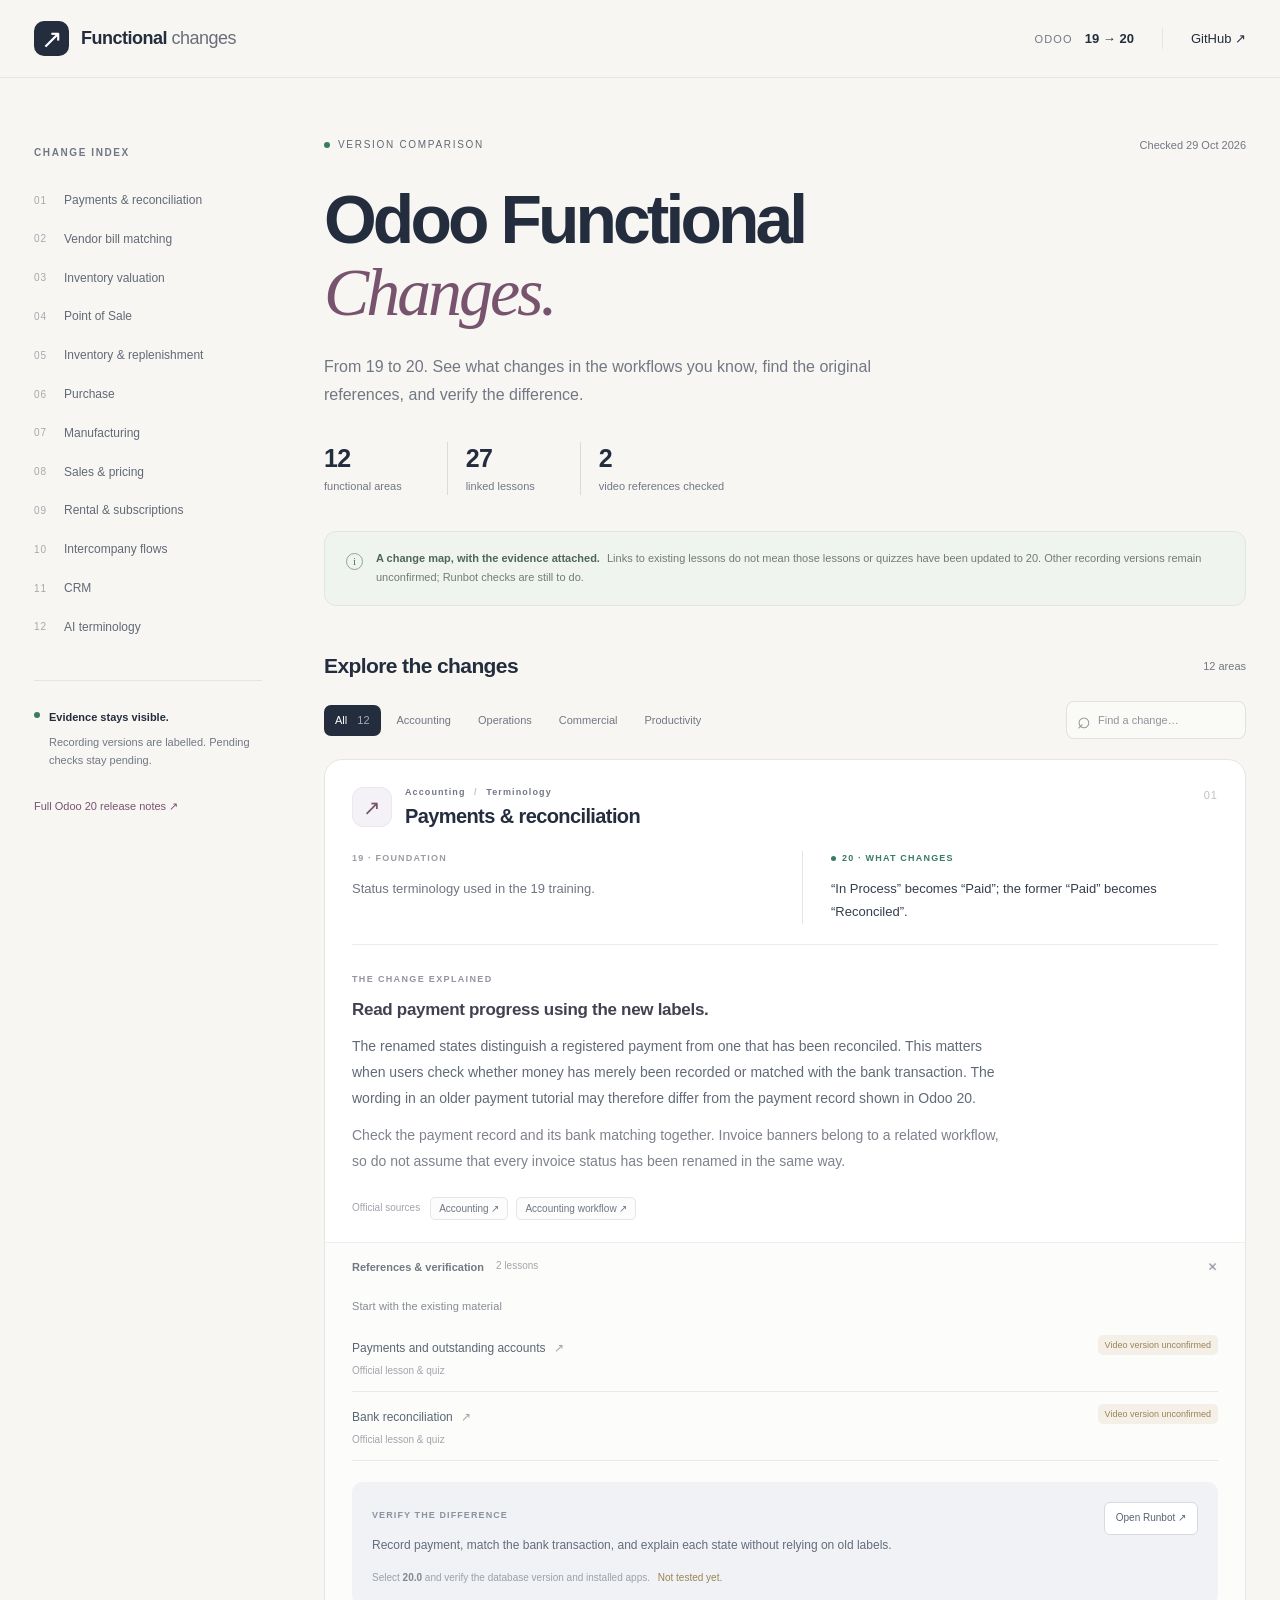
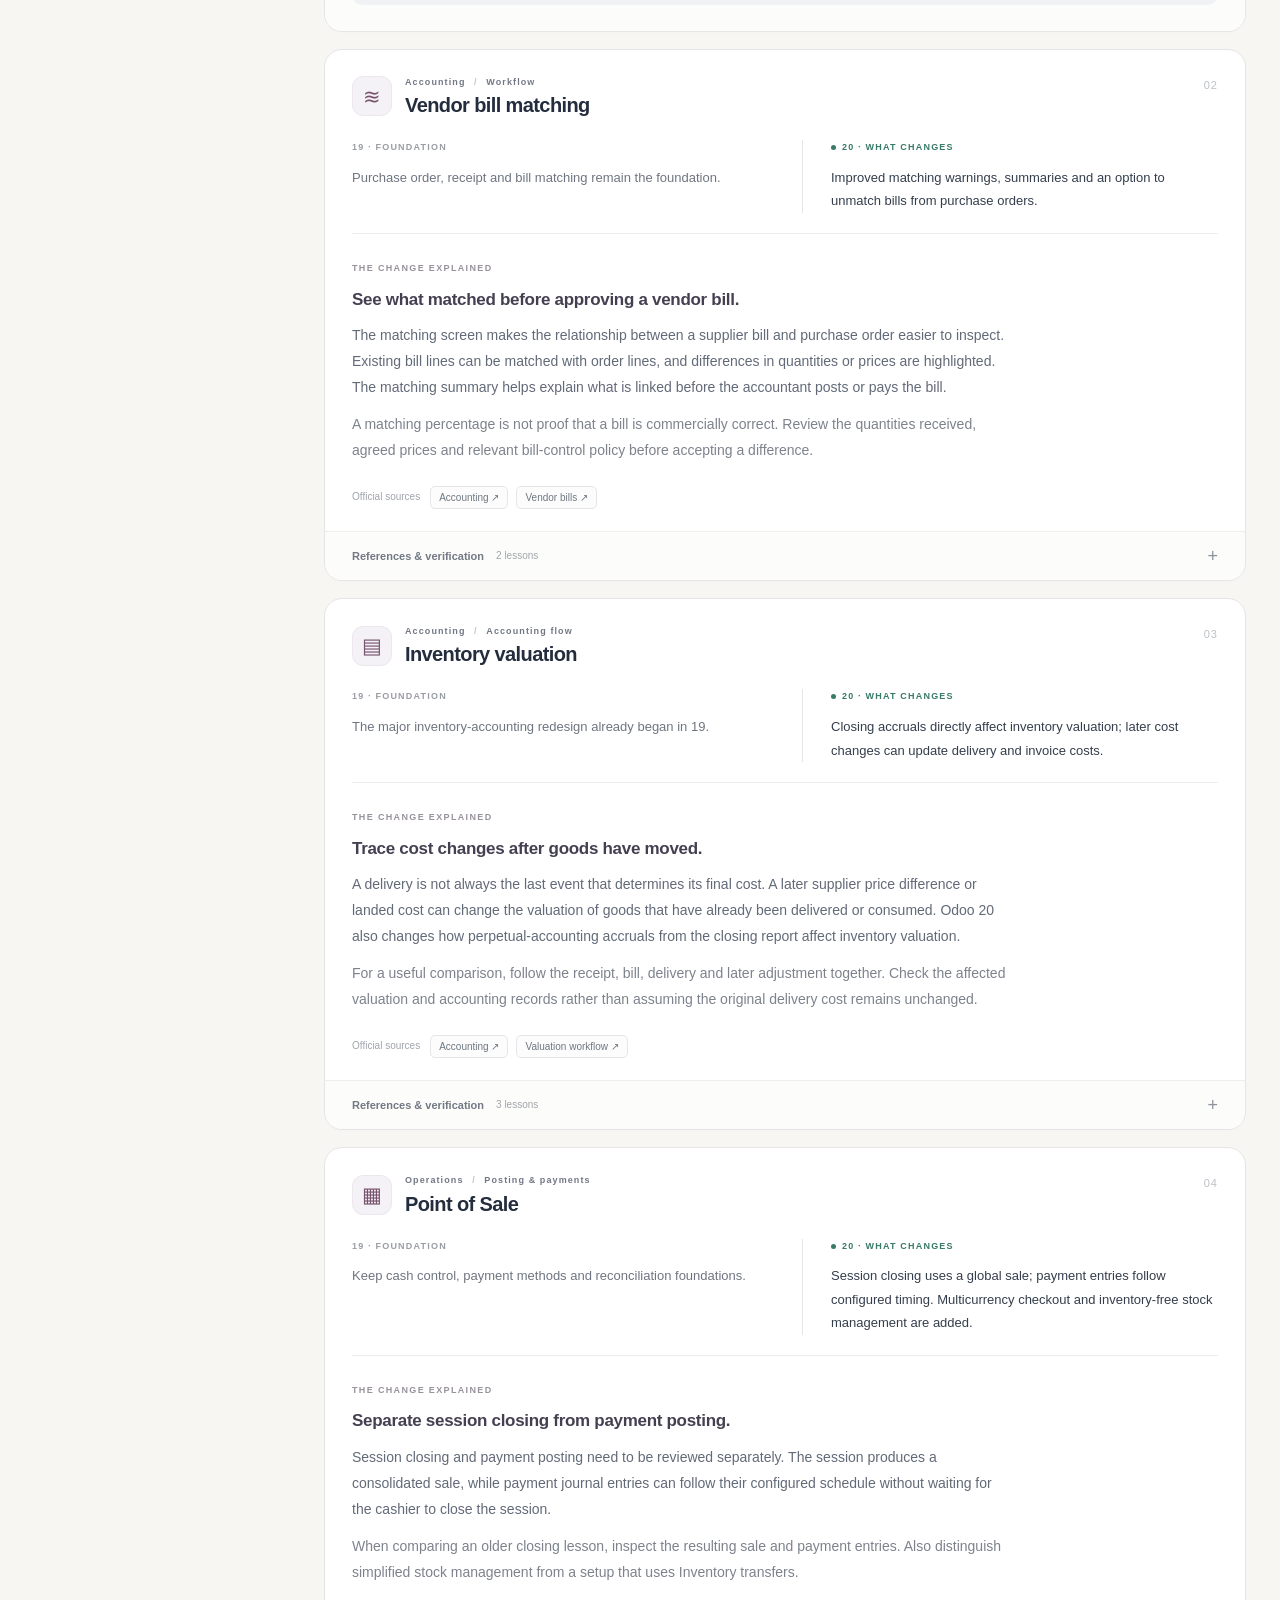
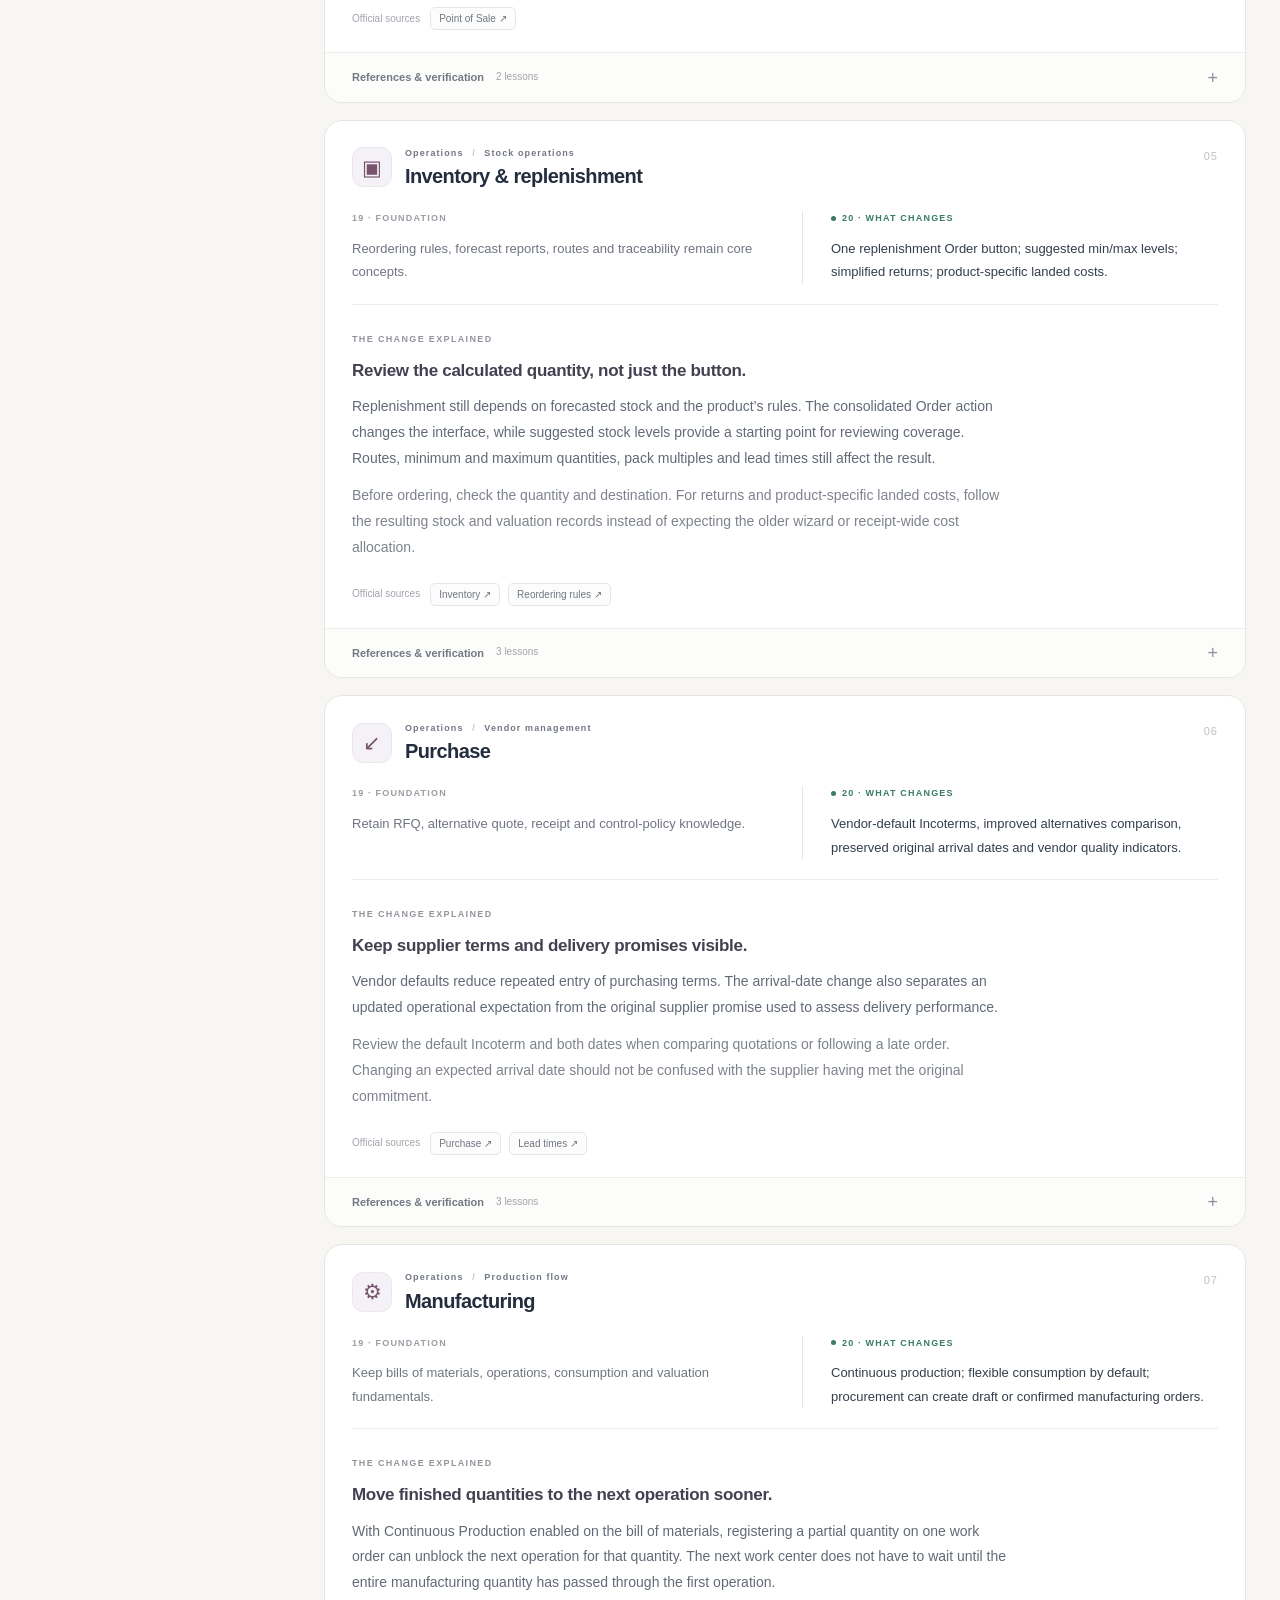
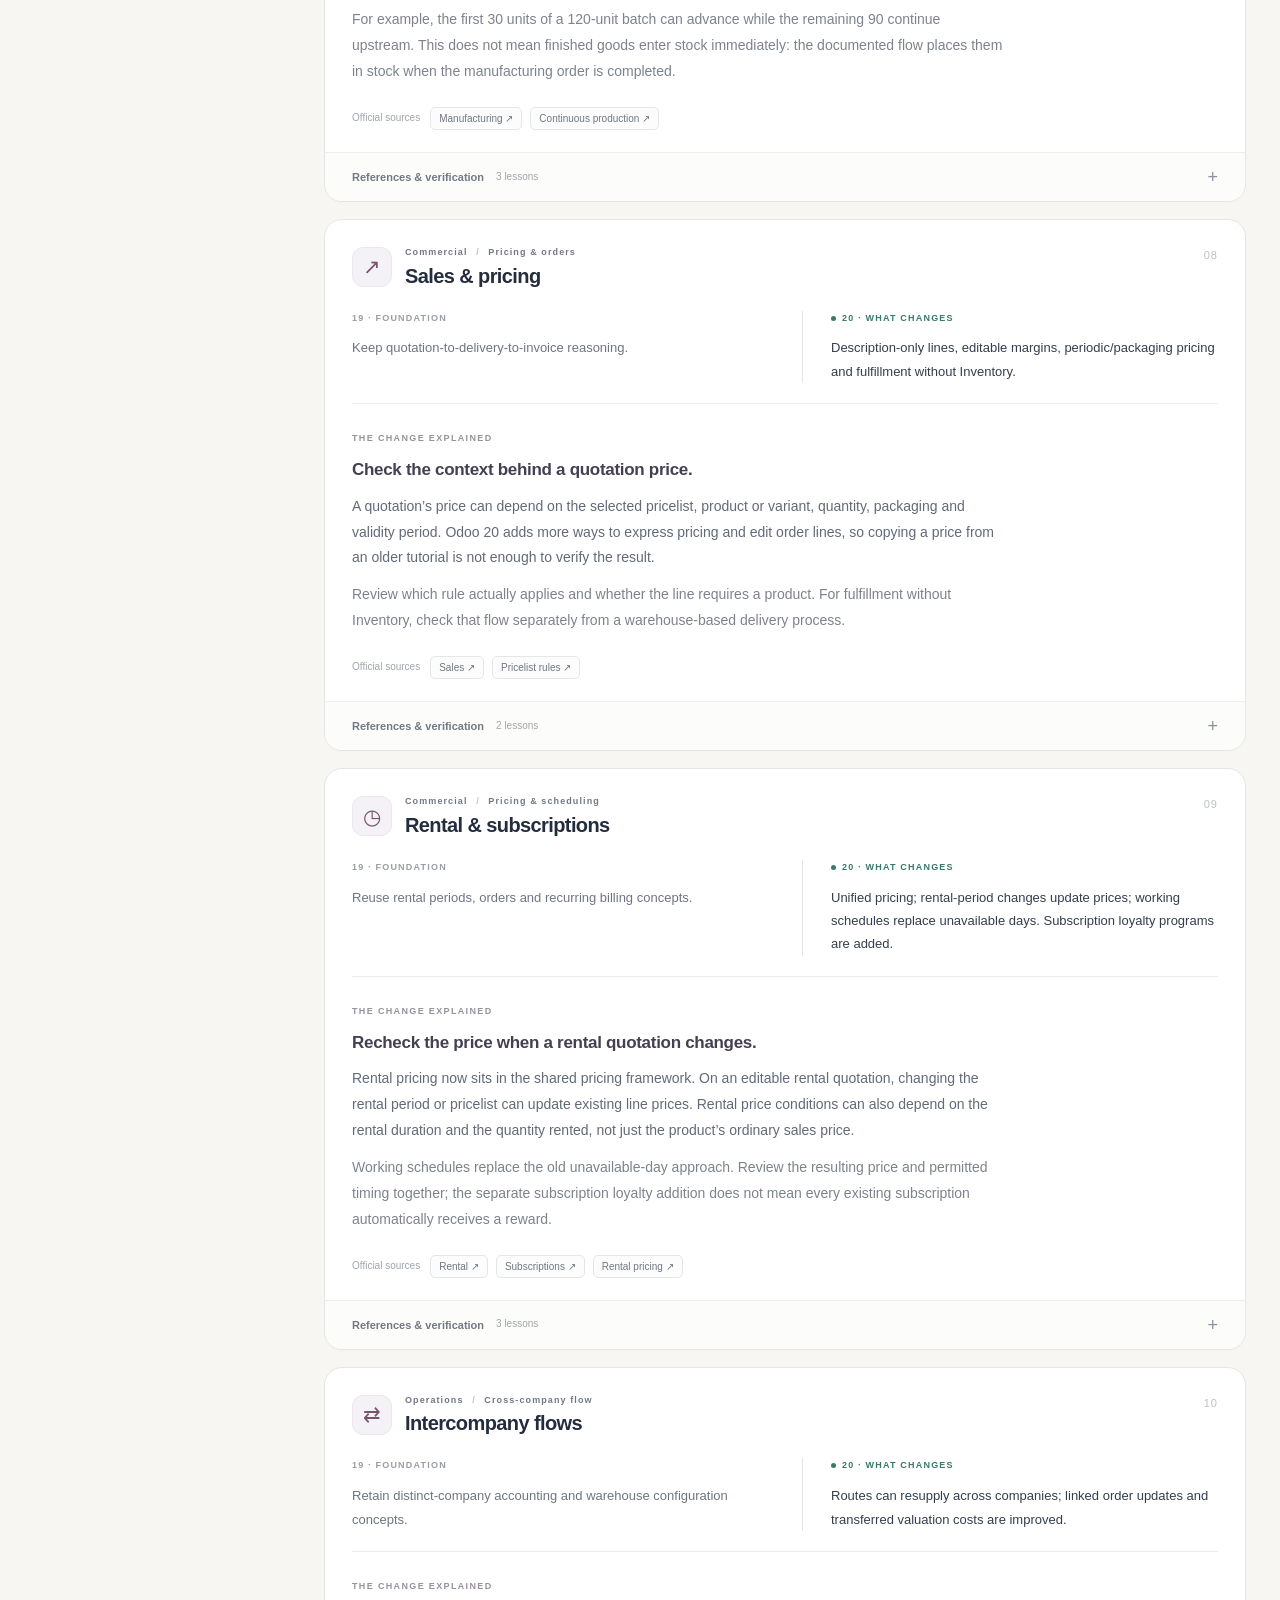
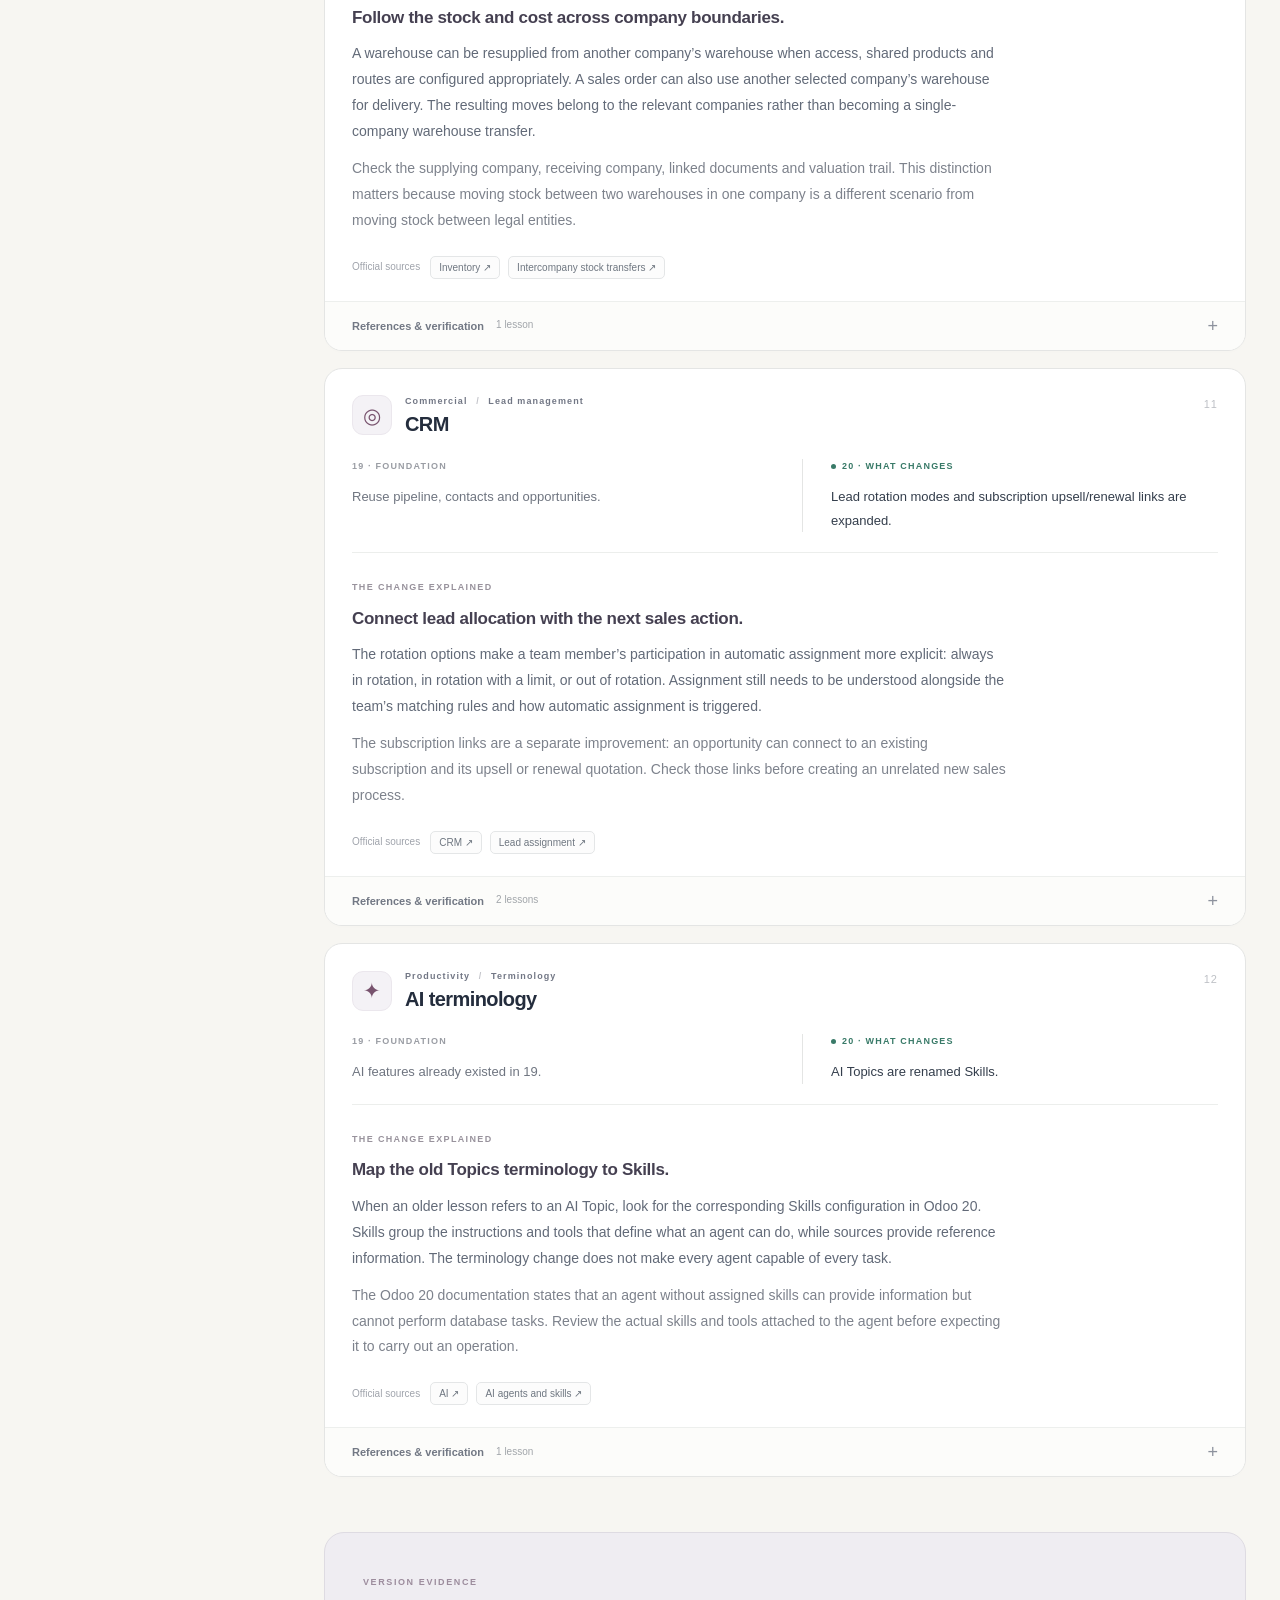
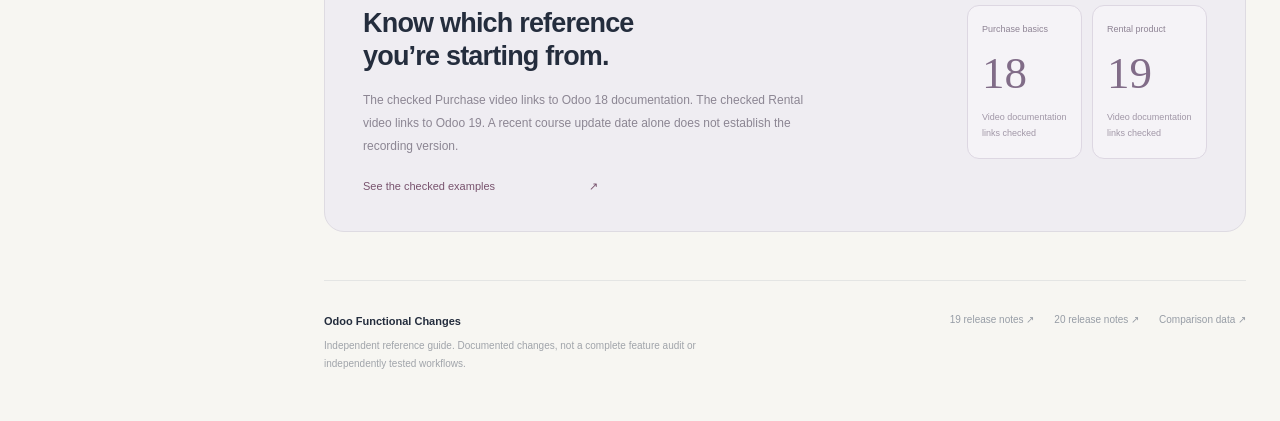
<file: index.html>
<!doctype html><html lang="en"><head><meta charset="utf-8"><meta name="viewport" content="width=device-width,initial-scale=1"><meta name="description" content="Explore Odoo 19 to 20 functional changes, linked to official lessons, quizzes and release notes. Clear version evidence and practical verification steps."><meta name="theme-color" content="#f7f6f2"><title>Odoo Functional Changes · 19 → 20</title><link rel="stylesheet" href="styles.css?v=d6a84d1b6be0"><script src="app.js" defer></script></head><body><a class="skip" href="#content">Skip to changes</a>
 <header class="topbar"><a class="brand" href="./"><span class="brand-mark" aria-hidden="true">↗</span><span>Functional<span class="brand-light"> changes</span></span></a><div class="top-actions"><span class="edition">ODOO <b>19 → 20</b></span><a href="https://github.com/jainiljoshi/odoo-functional-changes" target="_blank" rel="noopener noreferrer" class="github-link">GitHub ↗</a></div></header>
 <div class="layout"><aside class="sidebar"><div class="sidebar-inner"><p class="eyebrow">CHANGE INDEX</p><nav aria-label="Functional areas"><a href="#change-1" class="index-link"><span>01</span>Payments &amp; reconciliation</a><a href="#change-2" class="index-link"><span>02</span>Vendor bill matching</a><a href="#change-3" class="index-link"><span>03</span>Inventory valuation</a><a href="#change-4" class="index-link"><span>04</span>Point of Sale</a><a href="#change-5" class="index-link"><span>05</span>Inventory &amp; replenishment</a><a href="#change-6" class="index-link"><span>06</span>Purchase</a><a href="#change-7" class="index-link"><span>07</span>Manufacturing</a><a href="#change-8" class="index-link"><span>08</span>Sales &amp; pricing</a><a href="#change-9" class="index-link"><span>09</span>Rental &amp; subscriptions</a><a href="#change-10" class="index-link"><span>10</span>Intercompany flows</a><a href="#change-11" class="index-link"><span>11</span>CRM</a><a href="#change-12" class="index-link"><span>12</span>AI terminology</a></nav><div class="sidebar-note"><span class="note-dot"></span><div><strong>Evidence stays visible.</strong><p>Recording versions are labelled. Pending checks stay pending.</p></div></div><a href="https://www.odoo.com/odoo-20-release-notes" target="_blank" rel="noopener noreferrer" class="sidebar-source">Full Odoo 20 release notes ↗</a></div></aside>
 <main id="content"><section class="hero"><div class="hero-meta"><span class="release-label"><i></i>VERSION COMPARISON</span><span>Checked 29 Oct 2026</span></div><h1>Odoo Functional<br><em>Changes.</em></h1><p class="hero-description">From 19 to 20. See what changes in the workflows you know, find the original references, and verify the difference.</p><div class="hero-stats"><div><strong>12</strong><span>functional areas</span></div><div><strong>27</strong><span>linked lessons</span></div><div><strong>2</strong><span>video references checked</span></div></div></section>
 <section class="evidence-note" aria-label="How to read this comparison"><span class="info-symbol" aria-hidden="true">i</span><p><strong>A change map, with the evidence attached.</strong> Links to existing lessons do not mean those lessons or quizzes have been updated to 20. Other recording versions remain unconfirmed; Runbot checks are still to do.</p></section>
 <section class="browse" aria-label="Filter changes"><div class="browse-heading"><h2>Explore the changes</h2><span id="result-count" aria-live="polite">12 areas</span></div><div class="browse-controls"><div class="filters" role="group" aria-label="Filter by area"><button class="active" data-filter="All" aria-pressed="true">All <span>12</span></button><button data-filter="Accounting" aria-pressed="false">Accounting</button><button data-filter="Operations" aria-pressed="false">Operations</button><button data-filter="Commercial" aria-pressed="false">Commercial</button><button data-filter="Productivity" aria-pressed="false">Productivity</button></div><label class="search"><span aria-hidden="true">⌕</span><span class="sr-only">Search changes and lesson names</span><input id="search" type="search" placeholder="Find a change…" autocomplete="off"></label></div></section>
 <div id="cards"><article class="change-card" id="change-1" data-group="Accounting" data-search="payments &amp; reconciliation accounting status terminology used in the 19 training. “in process” becomes “paid”; the former “paid” becomes “reconciled”. the renamed states distinguish a registered payment from one that has been reconciled. this matters when users check whether money has merely been recorded or matched with the bank transaction. the wording in an older payment tutorial may therefore differ from the payment record shown in odoo 20. check the payment record and its bank matching together. invoice banners belong to a related workflow, so do not assume that every invoice status has been renamed in the same way. payments and outstanding accounts bank reconciliation">
 <div class="card-top"><span class="area-icon" aria-hidden="true">↗</span><div><p class="eyebrow">Accounting <span> / </span> Terminology</p><h2>Payments &amp; reconciliation</h2></div><span class="change-number">01</span></div>
 <div class="comparison"><div class="foundation"><span class="column-label">19 · FOUNDATION</span><p>Status terminology used in the 19 training.</p></div><div class="updated"><span class="column-label"><i></i>20 · WHAT CHANGES</span><p>“In Process” becomes “Paid”; the former “Paid” becomes “Reconciled”.</p></div></div>
 <section class="change-description"><span class="description-label">THE CHANGE EXPLAINED</span><h3>Read payment progress using the new labels.</h3><p>The renamed states distinguish a registered payment from one that has been reconciled. This matters when users check whether money has merely been recorded or matched with the bank transaction. The wording in an older payment tutorial may therefore differ from the payment record shown in Odoo 20.</p><p>Check the payment record and its bank matching together. Invoice banners belong to a related workflow, so do not assume that every invoice status has been renamed in the same way.</p></section><div class="source-row"><span>Official sources</span><a href="https://www.odoo.com/odoo-20-release-notes#table_of_content_heading_1_79" target="_blank" rel="noopener noreferrer" class="source-pill">Accounting ↗</a><a href="https://www.odoo.com/documentation/20.0/applications/finance/accounting/getting_started/cheat_sheet.html" target="_blank" rel="noopener noreferrer" class="source-pill">Accounting workflow ↗</a></div>
 <details open><summary>References & verification <span class="detail-count">2 lessons</span><span class="plus" aria-hidden="true">+</span></summary><div class="detail-content"><h3>Start with the existing material</h3><ul class="lesson-list"><li><div><a href="https://www.odoo.com/slides/slide/payments-and-outstanding-accounts-10561" target="_blank" rel="noopener noreferrer" class="lesson-link">Payments and outstanding accounts <span aria-hidden="true">↗</span></a><small>Official lesson & quiz</small></div><div class="lesson-meta"><span class="version-badge unknown">Video version unconfirmed</span></div></li><li><div><a href="https://www.odoo.com/slides/slide/bank-reconciliation-6562" target="_blank" rel="noopener noreferrer" class="lesson-link">Bank reconciliation <span aria-hidden="true">↗</span></a><small>Official lesson & quiz</small></div><div class="lesson-meta"><span class="version-badge unknown">Video version unconfirmed</span></div></li></ul><div class="practice-box"><div><span class="eyebrow">VERIFY THE DIFFERENCE</span><p>Record payment, match the bank transaction, and explain each state without relying on old labels.</p></div><a href="https://runbot.odoo.com/" target="_blank" rel="noopener noreferrer" class="runbot-link">Open Runbot ↗</a><small>Select <strong>20.0</strong> and verify the database version and installed apps. <span>Not tested yet.</span></small></div></div></details></article><article class="change-card" id="change-2" data-group="Accounting" data-search="vendor bill matching accounting purchase order, receipt and bill matching remain the foundation. improved matching warnings, summaries and an option to unmatch bills from purchase orders. the matching screen makes the relationship between a supplier bill and purchase order easier to inspect. existing bill lines can be matched with order lines, and differences in quantities or prices are highlighted. the matching summary helps explain what is linked before the accountant posts or pays the bill. a matching percentage is not proof that a bill is commercially correct. review the quantities received, agreed prices and relevant bill-control policy before accepting a difference. register a vendor bill bill control">
 <div class="card-top"><span class="area-icon" aria-hidden="true">≋</span><div><p class="eyebrow">Accounting <span> / </span> Workflow</p><h2>Vendor bill matching</h2></div><span class="change-number">02</span></div>
 <div class="comparison"><div class="foundation"><span class="column-label">19 · FOUNDATION</span><p>Purchase order, receipt and bill matching remain the foundation.</p></div><div class="updated"><span class="column-label"><i></i>20 · WHAT CHANGES</span><p>Improved matching warnings, summaries and an option to unmatch bills from purchase orders.</p></div></div>
 <section class="change-description"><span class="description-label">THE CHANGE EXPLAINED</span><h3>See what matched before approving a vendor bill.</h3><p>The matching screen makes the relationship between a supplier bill and purchase order easier to inspect. Existing bill lines can be matched with order lines, and differences in quantities or prices are highlighted. The matching summary helps explain what is linked before the accountant posts or pays the bill.</p><p>A matching percentage is not proof that a bill is commercially correct. Review the quantities received, agreed prices and relevant bill-control policy before accepting a difference.</p></section><div class="source-row"><span>Official sources</span><a href="https://www.odoo.com/odoo-20-release-notes#table_of_content_heading_1_79" target="_blank" rel="noopener noreferrer" class="source-pill">Accounting ↗</a><a href="https://www.odoo.com/documentation/20.0/applications/finance/accounting/vendor_bills.html" target="_blank" rel="noopener noreferrer" class="source-pill">Vendor bills ↗</a></div>
 <details ><summary>References & verification <span class="detail-count">2 lessons</span><span class="plus" aria-hidden="true">+</span></summary><div class="detail-content"><h3>Start with the existing material</h3><ul class="lesson-list"><li><div><a href="https://www.odoo.com/slides/slide/register-a-vendor-bill-6582" target="_blank" rel="noopener noreferrer" class="lesson-link">Register a vendor bill <span aria-hidden="true">↗</span></a><small>Official lesson & quiz</small></div><div class="lesson-meta"><span class="version-badge unknown">Video version unconfirmed</span></div></li><li><div><a href="https://www.odoo.com/slides/slide/bill-control-628" target="_blank" rel="noopener noreferrer" class="lesson-link">Bill Control <span aria-hidden="true">↗</span></a><small>Official lesson & quiz</small></div><div class="lesson-meta"><span class="version-badge unknown">Video version unconfirmed</span></div></li></ul><div class="practice-box"><div><span class="eyebrow">VERIFY THE DIFFERENCE</span><p>Use a partial receipt and a price mismatch; inspect quantities, warnings and the matching relationship.</p></div><a href="https://runbot.odoo.com/" target="_blank" rel="noopener noreferrer" class="runbot-link">Open Runbot ↗</a><small>Select <strong>20.0</strong> and verify the database version and installed apps. <span>Not tested yet.</span></small></div></div></details></article><article class="change-card" id="change-3" data-group="Accounting" data-search="inventory valuation accounting the major inventory-accounting redesign already began in 19. closing accruals directly affect inventory valuation; later cost changes can update delivery and invoice costs. a delivery is not always the last event that determines its final cost. a later supplier price difference or landed cost can change the valuation of goods that have already been delivered or consumed. odoo 20 also changes how perpetual-accounting accruals from the closing report affect inventory valuation. for a useful comparison, follow the receipt, bill, delivery and later adjustment together. check the affected valuation and accounting records rather than assuming the original delivery cost remains unchanged. inventory valuation inventory valuation (continental) inventory valuation (anglo-saxon)">
 <div class="card-top"><span class="area-icon" aria-hidden="true">▤</span><div><p class="eyebrow">Accounting <span> / </span> Accounting flow</p><h2>Inventory valuation</h2></div><span class="change-number">03</span></div>
 <div class="comparison"><div class="foundation"><span class="column-label">19 · FOUNDATION</span><p>The major inventory-accounting redesign already began in 19.</p></div><div class="updated"><span class="column-label"><i></i>20 · WHAT CHANGES</span><p>Closing accruals directly affect inventory valuation; later cost changes can update delivery and invoice costs.</p></div></div>
 <section class="change-description"><span class="description-label">THE CHANGE EXPLAINED</span><h3>Trace cost changes after goods have moved.</h3><p>A delivery is not always the last event that determines its final cost. A later supplier price difference or landed cost can change the valuation of goods that have already been delivered or consumed. Odoo 20 also changes how perpetual-accounting accruals from the closing report affect inventory valuation.</p><p>For a useful comparison, follow the receipt, bill, delivery and later adjustment together. Check the affected valuation and accounting records rather than assuming the original delivery cost remains unchanged.</p></section><div class="source-row"><span>Official sources</span><a href="https://www.odoo.com/odoo-20-release-notes#table_of_content_heading_1_79" target="_blank" rel="noopener noreferrer" class="source-pill">Accounting ↗</a><a href="https://www.odoo.com/documentation/20.0/applications/inventory_and_mrp/inventory/inventory_valuation/cheat_sheet.html" target="_blank" rel="noopener noreferrer" class="source-pill">Valuation workflow ↗</a></div>
 <details ><summary>References & verification <span class="detail-count">3 lessons</span><span class="plus" aria-hidden="true">+</span></summary><div class="detail-content"><h3>Start with the existing material</h3><ul class="lesson-list"><li><div><a href="https://www.odoo.com/slides/slide/inventory-valuation-7255" target="_blank" rel="noopener noreferrer" class="lesson-link">Inventory valuation <span aria-hidden="true">↗</span></a><small>Official lesson & quiz</small></div><div class="lesson-meta"><span class="version-badge unknown">Video version unconfirmed</span></div></li><li><div><a href="https://www.odoo.com/slides/slide/inventory-valuation-continental-7064" target="_blank" rel="noopener noreferrer" class="lesson-link">Inventory valuation (Continental) <span aria-hidden="true">↗</span></a><small>Official lesson & quiz</small></div><div class="lesson-meta"><span class="version-badge unknown">Video version unconfirmed</span></div></li><li><div><a href="https://www.odoo.com/slides/slide/inventory-valuation-anglo-saxon-7305" target="_blank" rel="noopener noreferrer" class="lesson-link">Inventory valuation (Anglo-Saxon) <span aria-hidden="true">↗</span></a><small>Official lesson & quiz</small></div><div class="lesson-meta"><span class="version-badge unknown">Video version unconfirmed</span></div></li></ul><div class="practice-box"><div><span class="eyebrow">VERIFY THE DIFFERENCE</span><p>Trace receipt, bill, delivery and a later cost adjustment through the valuation and journal reports.</p></div><a href="https://runbot.odoo.com/" target="_blank" rel="noopener noreferrer" class="runbot-link">Open Runbot ↗</a><small>Select <strong>20.0</strong> and verify the database version and installed apps. <span>Not tested yet.</span></small></div></div></details></article><article class="change-card" id="change-4" data-group="Operations" data-search="point of sale operations keep cash control, payment methods and reconciliation foundations. session closing uses a global sale; payment entries follow configured timing. multicurrency checkout and inventory-free stock management are added. session closing and payment posting need to be reviewed separately. the session produces a consolidated sale, while payment journal entries can follow their configured schedule without waiting for the cashier to close the session. when comparing an older closing lesson, inspect the resulting sale and payment entries. also distinguish simplified stock management from a setup that uses inventory transfers. payment methods receipts and invoices">
 <div class="card-top"><span class="area-icon" aria-hidden="true">▦</span><div><p class="eyebrow">Operations <span> / </span> Posting & payments</p><h2>Point of Sale</h2></div><span class="change-number">04</span></div>
 <div class="comparison"><div class="foundation"><span class="column-label">19 · FOUNDATION</span><p>Keep cash control, payment methods and reconciliation foundations.</p></div><div class="updated"><span class="column-label"><i></i>20 · WHAT CHANGES</span><p>Session closing uses a global sale; payment entries follow configured timing. Multicurrency checkout and inventory-free stock management are added.</p></div></div>
 <section class="change-description"><span class="description-label">THE CHANGE EXPLAINED</span><h3>Separate session closing from payment posting.</h3><p>Session closing and payment posting need to be reviewed separately. The session produces a consolidated sale, while payment journal entries can follow their configured schedule without waiting for the cashier to close the session.</p><p>When comparing an older closing lesson, inspect the resulting sale and payment entries. Also distinguish simplified stock management from a setup that uses Inventory transfers.</p></section><div class="source-row"><span>Official sources</span><a href="https://www.odoo.com/odoo-20-release-notes#table_of_content_heading_1_116" target="_blank" rel="noopener noreferrer" class="source-pill">Point of Sale ↗</a></div>
 <details ><summary>References & verification <span class="detail-count">2 lessons</span><span class="plus" aria-hidden="true">+</span></summary><div class="detail-content"><h3>Start with the existing material</h3><ul class="lesson-list"><li><div><a href="https://www.odoo.com/slides/slide/payment-methods-9641" target="_blank" rel="noopener noreferrer" class="lesson-link">Payment methods <span aria-hidden="true">↗</span></a><small>Official lesson & quiz</small></div><div class="lesson-meta"><span class="version-badge unknown">Video version unconfirmed</span></div></li><li><div><a href="https://www.odoo.com/slides/slide/receipts-and-invoices-12833" target="_blank" rel="noopener noreferrer" class="lesson-link">Receipts and Invoices <span aria-hidden="true">↗</span></a><small>Official lesson & quiz</small></div><div class="lesson-meta"><span class="version-badge unknown">Video version unconfirmed</span></div></li></ul><div class="practice-box"><div><span class="eyebrow">VERIFY THE DIFFERENCE</span><p>Close a mixed-payment session and inspect sales versus payment entries. Test simplified stock separately from warehouse transfers.</p></div><a href="https://runbot.odoo.com/" target="_blank" rel="noopener noreferrer" class="runbot-link">Open Runbot ↗</a><small>Select <strong>20.0</strong> and verify the database version and installed apps. <span>Not tested yet.</span></small></div></div></details></article><article class="change-card" id="change-5" data-group="Operations" data-search="inventory &amp; replenishment operations reordering rules, forecast reports, routes and traceability remain core concepts. one replenishment order button; suggested min/max levels; simplified returns; product-specific landed costs. replenishment still depends on forecasted stock and the product’s rules. the consolidated order action changes the interface, while suggested stock levels provide a starting point for reviewing coverage. routes, minimum and maximum quantities, pack multiples and lead times still affect the result. before ordering, check the quantity and destination. for returns and product-specific landed costs, follow the resulting stock and valuation records instead of expecting the older wizard or receipt-wide cost allocation. reordering rules custom returns operation integrate landed costs">
 <div class="card-top"><span class="area-icon" aria-hidden="true">▣</span><div><p class="eyebrow">Operations <span> / </span> Stock operations</p><h2>Inventory &amp; replenishment</h2></div><span class="change-number">05</span></div>
 <div class="comparison"><div class="foundation"><span class="column-label">19 · FOUNDATION</span><p>Reordering rules, forecast reports, routes and traceability remain core concepts.</p></div><div class="updated"><span class="column-label"><i></i>20 · WHAT CHANGES</span><p>One replenishment Order button; suggested min/max levels; simplified returns; product-specific landed costs.</p></div></div>
 <section class="change-description"><span class="description-label">THE CHANGE EXPLAINED</span><h3>Review the calculated quantity, not just the button.</h3><p>Replenishment still depends on forecasted stock and the product’s rules. The consolidated Order action changes the interface, while suggested stock levels provide a starting point for reviewing coverage. Routes, minimum and maximum quantities, pack multiples and lead times still affect the result.</p><p>Before ordering, check the quantity and destination. For returns and product-specific landed costs, follow the resulting stock and valuation records instead of expecting the older wizard or receipt-wide cost allocation.</p></section><div class="source-row"><span>Official sources</span><a href="https://www.odoo.com/odoo-20-release-notes#table_of_content_heading_1_104" target="_blank" rel="noopener noreferrer" class="source-pill">Inventory ↗</a><a href="https://www.odoo.com/documentation/20.0/applications/inventory_and_mrp/inventory/warehouses_storage/replenishment/reordering_rules.html" target="_blank" rel="noopener noreferrer" class="source-pill">Reordering rules ↗</a></div>
 <details ><summary>References & verification <span class="detail-count">3 lessons</span><span class="plus" aria-hidden="true">+</span></summary><div class="detail-content"><h3>Start with the existing material</h3><ul class="lesson-list"><li><div><a href="https://www.odoo.com/slides/slide/reordering-rules-5378" target="_blank" rel="noopener noreferrer" class="lesson-link">Reordering Rules <span aria-hidden="true">↗</span></a><small>Official lesson & quiz</small></div><div class="lesson-meta"><span class="version-badge unknown">Video version unconfirmed</span></div></li><li><div><a href="https://www.odoo.com/slides/slide/custom-returns-operation-7351" target="_blank" rel="noopener noreferrer" class="lesson-link">Custom Returns Operation <span aria-hidden="true">↗</span></a><small>Official lesson & quiz</small></div><div class="lesson-meta"><span class="version-badge unknown">Video version unconfirmed</span></div></li><li><div><a href="https://www.odoo.com/slides/slide/integrate-landed-costs-662" target="_blank" rel="noopener noreferrer" class="lesson-link">Integrate Landed Costs <span aria-hidden="true">↗</span></a><small>Official lesson & quiz</small></div><div class="lesson-meta"><span class="version-badge unknown">Video version unconfirmed</span></div></li></ul><div class="practice-box"><div><span class="eyebrow">VERIFY THE DIFFERENCE</span><p>Compare shortage quantities with advance replenishment; return part of a delivery and target landed costs to selected products.</p></div><a href="https://runbot.odoo.com/" target="_blank" rel="noopener noreferrer" class="runbot-link">Open Runbot ↗</a><small>Select <strong>20.0</strong> and verify the database version and installed apps. <span>Not tested yet.</span></small></div></div></details></article><article class="change-card" id="change-6" data-group="Operations" data-search="purchase operations retain rfq, alternative quote, receipt and control-policy knowledge. vendor-default incoterms, improved alternatives comparison, preserved original arrival dates and vendor quality indicators. vendor defaults reduce repeated entry of purchasing terms. the arrival-date change also separates an updated operational expectation from the original supplier promise used to assess delivery performance. review the default incoterm and both dates when comparing quotations or following a late order. changing an expected arrival date should not be confused with the supplier having met the original commitment. purchase basics: your first request for quotation purchase lead times purchase agreements: alternative rfqs - calls for tender">
 <div class="card-top"><span class="area-icon" aria-hidden="true">↙</span><div><p class="eyebrow">Operations <span> / </span> Vendor management</p><h2>Purchase</h2></div><span class="change-number">06</span></div>
 <div class="comparison"><div class="foundation"><span class="column-label">19 · FOUNDATION</span><p>Retain RFQ, alternative quote, receipt and control-policy knowledge.</p></div><div class="updated"><span class="column-label"><i></i>20 · WHAT CHANGES</span><p>Vendor-default Incoterms, improved alternatives comparison, preserved original arrival dates and vendor quality indicators.</p></div></div>
 <section class="change-description"><span class="description-label">THE CHANGE EXPLAINED</span><h3>Keep supplier terms and delivery promises visible.</h3><p>Vendor defaults reduce repeated entry of purchasing terms. The arrival-date change also separates an updated operational expectation from the original supplier promise used to assess delivery performance.</p><p>Review the default Incoterm and both dates when comparing quotations or following a late order. Changing an expected arrival date should not be confused with the supplier having met the original commitment.</p></section><div class="source-row"><span>Official sources</span><a href="https://www.odoo.com/odoo-20-release-notes#table_of_content_heading_1_118" target="_blank" rel="noopener noreferrer" class="source-pill">Purchase ↗</a><a href="https://www.odoo.com/documentation/20.0/applications/inventory_and_mrp/inventory/warehouses_storage/replenishment/lead_times.html" target="_blank" rel="noopener noreferrer" class="source-pill">Lead times ↗</a></div>
 <details ><summary>References & verification <span class="detail-count">3 lessons</span><span class="plus" aria-hidden="true">+</span></summary><div class="detail-content"><h3>Start with the existing material</h3><ul class="lesson-list"><li><div><a href="https://www.odoo.com/slides/slide/purchase-basics-your-first-request-for-quotation-623" target="_blank" rel="noopener noreferrer" class="lesson-link">Purchase Basics: Your First Request for Quotation <span aria-hidden="true">↗</span></a><small>Official lesson & quiz</small></div><div class="lesson-meta"><span class="version-badge checked">References Odoo 18</span><a href="video-versions.html"  class="text-link">Version evidence ↗</a></div></li><li><div><a href="https://www.odoo.com/slides/slide/purchase-lead-times-624" target="_blank" rel="noopener noreferrer" class="lesson-link">Purchase Lead Times <span aria-hidden="true">↗</span></a><small>Official lesson & quiz</small></div><div class="lesson-meta"><span class="version-badge unknown">Video version unconfirmed</span></div></li><li><div><a href="https://www.odoo.com/slides/slide/purchase-agreements-alternative-rfqs-calls-for-tender-7347" target="_blank" rel="noopener noreferrer" class="lesson-link">Purchase Agreements: Alternative RFQs - Calls for Tender <span aria-hidden="true">↗</span></a><small>Official lesson & quiz</small></div><div class="lesson-meta"><span class="version-badge unknown">Video version unconfirmed</span></div></li></ul><div class="practice-box"><div><span class="eyebrow">VERIFY THE DIFFERENCE</span><p>Compare supplier alternatives, change expected arrival, and inspect original-date and quality information.</p></div><a href="https://runbot.odoo.com/" target="_blank" rel="noopener noreferrer" class="runbot-link">Open Runbot ↗</a><small>Select <strong>20.0</strong> and verify the database version and installed apps. <span>Not tested yet.</span></small></div></div></details></article><article class="change-card" id="change-7" data-group="Operations" data-search="manufacturing operations keep bills of materials, operations, consumption and valuation fundamentals. continuous production; flexible consumption by default; procurement can create draft or confirmed manufacturing orders. with continuous production enabled on the bill of materials, registering a partial quantity on one work order can unblock the next operation for that quantity. the next work center does not have to wait until the entire manufacturing quantity has passed through the first operation. for example, the first 30 units of a 120-unit batch can advance while the remaining 90 continue upstream. this does not mean finished goods enter stock immediately: the documented flow places them in stock when the manufacturing order is completed. flexible consumption manufacturing order &amp; work order basics work order dependencies">
 <div class="card-top"><span class="area-icon" aria-hidden="true">⚙</span><div><p class="eyebrow">Operations <span> / </span> Production flow</p><h2>Manufacturing</h2></div><span class="change-number">07</span></div>
 <div class="comparison"><div class="foundation"><span class="column-label">19 · FOUNDATION</span><p>Keep bills of materials, operations, consumption and valuation fundamentals.</p></div><div class="updated"><span class="column-label"><i></i>20 · WHAT CHANGES</span><p>Continuous production; flexible consumption by default; procurement can create draft or confirmed manufacturing orders.</p></div></div>
 <section class="change-description"><span class="description-label">THE CHANGE EXPLAINED</span><h3>Move finished quantities to the next operation sooner.</h3><p>With Continuous Production enabled on the bill of materials, registering a partial quantity on one work order can unblock the next operation for that quantity. The next work center does not have to wait until the entire manufacturing quantity has passed through the first operation.</p><p>For example, the first 30 units of a 120-unit batch can advance while the remaining 90 continue upstream. This does not mean finished goods enter stock immediately: the documented flow places them in stock when the manufacturing order is completed.</p></section><div class="source-row"><span>Official sources</span><a href="https://www.odoo.com/odoo-20-release-notes#table_of_content_heading_1_108" target="_blank" rel="noopener noreferrer" class="source-pill">Manufacturing ↗</a><a href="https://www.odoo.com/documentation/20.0/applications/inventory_and_mrp/manufacturing/workflows/continuous_production.html" target="_blank" rel="noopener noreferrer" class="source-pill">Continuous production ↗</a></div>
 <details ><summary>References & verification <span class="detail-count">3 lessons</span><span class="plus" aria-hidden="true">+</span></summary><div class="detail-content"><h3>Start with the existing material</h3><ul class="lesson-list"><li><div><a href="https://www.odoo.com/slides/slide/flexible-consumption-7250" target="_blank" rel="noopener noreferrer" class="lesson-link">Flexible Consumption <span aria-hidden="true">↗</span></a><small>Official lesson & quiz</small></div><div class="lesson-meta"><span class="version-badge unknown">Video version unconfirmed</span></div></li><li><div><a href="https://www.odoo.com/slides/slide/manufacturing-order-work-order-basics-5960" target="_blank" rel="noopener noreferrer" class="lesson-link">Manufacturing Order &amp; Work Order Basics <span aria-hidden="true">↗</span></a><small>Official lesson & quiz</small></div><div class="lesson-meta"><span class="version-badge unknown">Video version unconfirmed</span></div></li><li><div><a href="https://www.odoo.com/slides/slide/work-order-dependencies-7411" target="_blank" rel="noopener noreferrer" class="lesson-link">Work Order Dependencies <span aria-hidden="true">↗</span></a><small>Official lesson & quiz</small></div><div class="lesson-meta"><span class="version-badge unknown">Video version unconfirmed</span></div></li></ul><div class="practice-box"><div><span class="eyebrow">VERIFY THE DIFFERENCE</span><p>Run a partial batch across two operations; inspect consumption differences and procurement-created order states.</p></div><a href="https://runbot.odoo.com/" target="_blank" rel="noopener noreferrer" class="runbot-link">Open Runbot ↗</a><small>Select <strong>20.0</strong> and verify the database version and installed apps. <span>Not tested yet.</span></small></div></div></details></article><article class="change-card" id="change-8" data-group="Commercial" data-search="sales &amp; pricing commercial keep quotation-to-delivery-to-invoice reasoning. description-only lines, editable margins, periodic/packaging pricing and fulfillment without inventory. a quotation’s price can depend on the selected pricelist, product or variant, quantity, packaging and validity period. odoo 20 adds more ways to express pricing and edit order lines, so copying a price from an older tutorial is not enough to verify the result. review which rule actually applies and whether the line requires a product. for fulfillment without inventory, check that flow separately from a warehouse-based delivery process. pricelists - discounts and margins quotation templates">
 <div class="card-top"><span class="area-icon" aria-hidden="true">↗</span><div><p class="eyebrow">Commercial <span> / </span> Pricing & orders</p><h2>Sales &amp; pricing</h2></div><span class="change-number">08</span></div>
 <div class="comparison"><div class="foundation"><span class="column-label">19 · FOUNDATION</span><p>Keep quotation-to-delivery-to-invoice reasoning.</p></div><div class="updated"><span class="column-label"><i></i>20 · WHAT CHANGES</span><p>Description-only lines, editable margins, periodic/packaging pricing and fulfillment without Inventory.</p></div></div>
 <section class="change-description"><span class="description-label">THE CHANGE EXPLAINED</span><h3>Check the context behind a quotation price.</h3><p>A quotation’s price can depend on the selected pricelist, product or variant, quantity, packaging and validity period. Odoo 20 adds more ways to express pricing and edit order lines, so copying a price from an older tutorial is not enough to verify the result.</p><p>Review which rule actually applies and whether the line requires a product. For fulfillment without Inventory, check that flow separately from a warehouse-based delivery process.</p></section><div class="source-row"><span>Official sources</span><a href="https://www.odoo.com/odoo-20-release-notes#table_of_content_heading_1_124" target="_blank" rel="noopener noreferrer" class="source-pill">Sales ↗</a><a href="https://www.odoo.com/documentation/20.0/applications/sales/sales/products_prices/prices/pricing.html" target="_blank" rel="noopener noreferrer" class="source-pill">Pricelist rules ↗</a></div>
 <details ><summary>References & verification <span class="detail-count">2 lessons</span><span class="plus" aria-hidden="true">+</span></summary><div class="detail-content"><h3>Start with the existing material</h3><ul class="lesson-list"><li><div><a href="https://www.odoo.com/slides/slide/pricelists-discounts-and-margins-4537" target="_blank" rel="noopener noreferrer" class="lesson-link">Pricelists - Discounts and Margins <span aria-hidden="true">↗</span></a><small>Official lesson & quiz</small></div><div class="lesson-meta"><span class="version-badge unknown">Video version unconfirmed</span></div></li><li><div><a href="https://www.odoo.com/slides/slide/quotation-templates-8791" target="_blank" rel="noopener noreferrer" class="lesson-link">Quotation Templates <span aria-hidden="true">↗</span></a><small>Official lesson & quiz</small></div><div class="lesson-meta"><span class="version-badge unknown">Video version unconfirmed</span></div></li></ul><div class="practice-box"><div><span class="eyebrow">VERIFY THE DIFFERENCE</span><p>Test quotation lines with and without products; inspect margin-driven prices and fulfillment with the relevant installed apps.</p></div><a href="https://runbot.odoo.com/" target="_blank" rel="noopener noreferrer" class="runbot-link">Open Runbot ↗</a><small>Select <strong>20.0</strong> and verify the database version and installed apps. <span>Not tested yet.</span></small></div></div></details></article><article class="change-card" id="change-9" data-group="Commercial" data-search="rental &amp; subscriptions commercial reuse rental periods, orders and recurring billing concepts. unified pricing; rental-period changes update prices; working schedules replace unavailable days. subscription loyalty programs are added. rental pricing now sits in the shared pricing framework. on an editable rental quotation, changing the rental period or pricelist can update existing line prices. rental price conditions can also depend on the rental duration and the quantity rented, not just the product’s ordinary sales price. working schedules replace the old unavailable-day approach. review the resulting price and permitted timing together; the separate subscription loyalty addition does not mean every existing subscription automatically receives a reward. configuring a rental product default rental time windows subscription basics">
 <div class="card-top"><span class="area-icon" aria-hidden="true">◷</span><div><p class="eyebrow">Commercial <span> / </span> Pricing & scheduling</p><h2>Rental &amp; subscriptions</h2></div><span class="change-number">09</span></div>
 <div class="comparison"><div class="foundation"><span class="column-label">19 · FOUNDATION</span><p>Reuse rental periods, orders and recurring billing concepts.</p></div><div class="updated"><span class="column-label"><i></i>20 · WHAT CHANGES</span><p>Unified pricing; rental-period changes update prices; working schedules replace unavailable days. Subscription loyalty programs are added.</p></div></div>
 <section class="change-description"><span class="description-label">THE CHANGE EXPLAINED</span><h3>Recheck the price when a rental quotation changes.</h3><p>Rental pricing now sits in the shared pricing framework. On an editable rental quotation, changing the rental period or pricelist can update existing line prices. Rental price conditions can also depend on the rental duration and the quantity rented, not just the product’s ordinary sales price.</p><p>Working schedules replace the old unavailable-day approach. Review the resulting price and permitted timing together; the separate subscription loyalty addition does not mean every existing subscription automatically receives a reward.</p></section><div class="source-row"><span>Official sources</span><a href="https://www.odoo.com/odoo-20-release-notes#table_of_content_heading_1_122" target="_blank" rel="noopener noreferrer" class="source-pill">Rental ↗</a><a href="https://www.odoo.com/odoo-20-release-notes#table_of_content_heading_1_130" target="_blank" rel="noopener noreferrer" class="source-pill">Subscriptions ↗</a><a href="https://www.odoo.com/documentation/20.0/applications/sales/rental.html" target="_blank" rel="noopener noreferrer" class="source-pill">Rental pricing ↗</a></div>
 <details ><summary>References & verification <span class="detail-count">3 lessons</span><span class="plus" aria-hidden="true">+</span></summary><div class="detail-content"><h3>Start with the existing material</h3><ul class="lesson-list"><li><div><a href="https://www.odoo.com/slides/slide/configuring-a-rental-product-7314" target="_blank" rel="noopener noreferrer" class="lesson-link">Configuring a Rental Product <span aria-hidden="true">↗</span></a><small>Official lesson & quiz</small></div><div class="lesson-meta"><span class="version-badge checked">References Odoo 19</span><a href="video-versions.html"  class="text-link">Version evidence ↗</a></div></li><li><div><a href="https://www.odoo.com/slides/slide/default-rental-time-windows-14599" target="_blank" rel="noopener noreferrer" class="lesson-link">Default Rental Time Windows <span aria-hidden="true">↗</span></a><small>Official lesson & quiz</small></div><div class="lesson-meta"><span class="version-badge unknown">Video version unconfirmed</span></div></li><li><div><a href="https://www.odoo.com/slides/slide/subscription-basics-697" target="_blank" rel="noopener noreferrer" class="lesson-link">Subscription Basics <span aria-hidden="true">↗</span></a><small>Official lesson & quiz</small></div><div class="lesson-meta"><span class="version-badge unknown">Video version unconfirmed</span></div></li></ul><div class="practice-box"><div><span class="eyebrow">VERIFY THE DIFFERENCE</span><p>Change a rental period/pricelist; test pickup availability against a working schedule; check recurring-order loyalty behavior.</p></div><a href="https://runbot.odoo.com/" target="_blank" rel="noopener noreferrer" class="runbot-link">Open Runbot ↗</a><small>Select <strong>20.0</strong> and verify the database version and installed apps. <span>Not tested yet.</span></small></div></div></details></article><article class="change-card" id="change-10" data-group="Operations" data-search="intercompany flows operations retain distinct-company accounting and warehouse configuration concepts. routes can resupply across companies; linked order updates and transferred valuation costs are improved. a warehouse can be resupplied from another company’s warehouse when access, shared products and routes are configured appropriately. a sales order can also use another selected company’s warehouse for delivery. the resulting moves belong to the relevant companies rather than becoming a single-company warehouse transfer. check the supplying company, receiving company, linked documents and valuation trail. this distinction matters because moving stock between two warehouses in one company is a different scenario from moving stock between legal entities. multi-company and branch management">
 <div class="card-top"><span class="area-icon" aria-hidden="true">⇄</span><div><p class="eyebrow">Operations <span> / </span> Cross-company flow</p><h2>Intercompany flows</h2></div><span class="change-number">10</span></div>
 <div class="comparison"><div class="foundation"><span class="column-label">19 · FOUNDATION</span><p>Retain distinct-company accounting and warehouse configuration concepts.</p></div><div class="updated"><span class="column-label"><i></i>20 · WHAT CHANGES</span><p>Routes can resupply across companies; linked order updates and transferred valuation costs are improved.</p></div></div>
 <section class="change-description"><span class="description-label">THE CHANGE EXPLAINED</span><h3>Follow the stock and cost across company boundaries.</h3><p>A warehouse can be resupplied from another company’s warehouse when access, shared products and routes are configured appropriately. A sales order can also use another selected company’s warehouse for delivery. The resulting moves belong to the relevant companies rather than becoming a single-company warehouse transfer.</p><p>Check the supplying company, receiving company, linked documents and valuation trail. This distinction matters because moving stock between two warehouses in one company is a different scenario from moving stock between legal entities.</p></section><div class="source-row"><span>Official sources</span><a href="https://www.odoo.com/odoo-20-release-notes#table_of_content_heading_1_104" target="_blank" rel="noopener noreferrer" class="source-pill">Inventory ↗</a><a href="https://www.odoo.com/documentation/20.0/applications/general/companies/multi_company.html" target="_blank" rel="noopener noreferrer" class="source-pill">Intercompany stock transfers ↗</a></div>
 <details ><summary>References & verification <span class="detail-count">1 lesson</span><span class="plus" aria-hidden="true">+</span></summary><div class="detail-content"><h3>Start with the existing material</h3><ul class="lesson-list"><li><div><a href="https://www.odoo.com/slides/slide/multi-company-and-branch-management-10422" target="_blank" rel="noopener noreferrer" class="lesson-link">Multi-company and branch management <span aria-hidden="true">↗</span></a><small>Official lesson & quiz</small></div><div class="lesson-meta"><span class="version-badge unknown">Video version unconfirmed</span></div></li></ul><div class="practice-box"><div><span class="eyebrow">VERIFY THE DIFFERENCE</span><p>Use two companies to trace supply, delivery and cost propagation, keeping this distinct from two warehouses in one company.</p></div><a href="https://runbot.odoo.com/" target="_blank" rel="noopener noreferrer" class="runbot-link">Open Runbot ↗</a><small>Select <strong>20.0</strong> and verify the database version and installed apps. <span>Not tested yet.</span></small></div></div></details></article><article class="change-card" id="change-11" data-group="Commercial" data-search="crm commercial reuse pipeline, contacts and opportunities. lead rotation modes and subscription upsell/renewal links are expanded. the rotation options make a team member’s participation in automatic assignment more explicit: always in rotation, in rotation with a limit, or out of rotation. assignment still needs to be understood alongside the team’s matching rules and how automatic assignment is triggered. the subscription links are a separate improvement: an opportunity can connect to an existing subscription and its upsell or renewal quotation. check those links before creating an unrelated new sales process. sales teams setup &amp; leads assignment upsell subscriptions">
 <div class="card-top"><span class="area-icon" aria-hidden="true">◎</span><div><p class="eyebrow">Commercial <span> / </span> Lead management</p><h2>CRM</h2></div><span class="change-number">11</span></div>
 <div class="comparison"><div class="foundation"><span class="column-label">19 · FOUNDATION</span><p>Reuse pipeline, contacts and opportunities.</p></div><div class="updated"><span class="column-label"><i></i>20 · WHAT CHANGES</span><p>Lead rotation modes and subscription upsell/renewal links are expanded.</p></div></div>
 <section class="change-description"><span class="description-label">THE CHANGE EXPLAINED</span><h3>Connect lead allocation with the next sales action.</h3><p>The rotation options make a team member’s participation in automatic assignment more explicit: always in rotation, in rotation with a limit, or out of rotation. Assignment still needs to be understood alongside the team’s matching rules and how automatic assignment is triggered.</p><p>The subscription links are a separate improvement: an opportunity can connect to an existing subscription and its upsell or renewal quotation. Check those links before creating an unrelated new sales process.</p></section><div class="source-row"><span>Official sources</span><a href="https://www.odoo.com/odoo-20-release-notes#table_of_content_heading_1_89" target="_blank" rel="noopener noreferrer" class="source-pill">CRM ↗</a><a href="https://www.odoo.com/documentation/20.0/applications/sales/crm/track_leads/lead_scoring.html" target="_blank" rel="noopener noreferrer" class="source-pill">Lead assignment ↗</a></div>
 <details ><summary>References & verification <span class="detail-count">2 lessons</span><span class="plus" aria-hidden="true">+</span></summary><div class="detail-content"><h3>Start with the existing material</h3><ul class="lesson-list"><li><div><a href="https://www.odoo.com/slides/slide/sales-teams-setup-leads-assignment-7507" target="_blank" rel="noopener noreferrer" class="lesson-link">Sales Teams Setup &amp; Leads Assignment <span aria-hidden="true">↗</span></a><small>Official lesson & quiz</small></div><div class="lesson-meta"><span class="version-badge unknown">Video version unconfirmed</span></div></li><li><div><a href="https://www.odoo.com/slides/slide/upsell-subscriptions-698" target="_blank" rel="noopener noreferrer" class="lesson-link">Upsell Subscriptions <span aria-hidden="true">↗</span></a><small>Official lesson & quiz</small></div><div class="lesson-meta"><span class="version-badge unknown">Video version unconfirmed</span></div></li></ul><div class="practice-box"><div><span class="eyebrow">VERIFY THE DIFFERENCE</span><p>Configure team allocation limits and trace an opportunity to a subscription upsell.</p></div><a href="https://runbot.odoo.com/" target="_blank" rel="noopener noreferrer" class="runbot-link">Open Runbot ↗</a><small>Select <strong>20.0</strong> and verify the database version and installed apps. <span>Not tested yet.</span></small></div></div></details></article><article class="change-card" id="change-12" data-group="Productivity" data-search="ai terminology productivity ai features already existed in 19. ai topics are renamed skills. when an older lesson refers to an ai topic, look for the corresponding skills configuration in odoo 20. skills group the instructions and tools that define what an agent can do, while sources provide reference information. the terminology change does not make every agent capable of every task. the odoo 20 documentation states that an agent without assigned skills can provide information but cannot perform database tasks. review the actual skills and tools attached to the agent before expecting it to carry out an operation. ai agents">
 <div class="card-top"><span class="area-icon" aria-hidden="true">✦</span><div><p class="eyebrow">Productivity <span> / </span> Terminology</p><h2>AI terminology</h2></div><span class="change-number">12</span></div>
 <div class="comparison"><div class="foundation"><span class="column-label">19 · FOUNDATION</span><p>AI features already existed in 19.</p></div><div class="updated"><span class="column-label"><i></i>20 · WHAT CHANGES</span><p>AI Topics are renamed Skills.</p></div></div>
 <section class="change-description"><span class="description-label">THE CHANGE EXPLAINED</span><h3>Map the old Topics terminology to Skills.</h3><p>When an older lesson refers to an AI Topic, look for the corresponding Skills configuration in Odoo 20. Skills group the instructions and tools that define what an agent can do, while sources provide reference information. The terminology change does not make every agent capable of every task.</p><p>The Odoo 20 documentation states that an agent without assigned skills can provide information but cannot perform database tasks. Review the actual skills and tools attached to the agent before expecting it to carry out an operation.</p></section><div class="source-row"><span>Official sources</span><a href="https://www.odoo.com/odoo-20-release-notes#table_of_content_heading_1_81" target="_blank" rel="noopener noreferrer" class="source-pill">AI ↗</a><a href="https://www.odoo.com/documentation/20.0/applications/productivity/ai/agents.html" target="_blank" rel="noopener noreferrer" class="source-pill">AI agents and skills ↗</a></div>
 <details ><summary>References & verification <span class="detail-count">1 lesson</span><span class="plus" aria-hidden="true">+</span></summary><div class="detail-content"><h3>Start with the existing material</h3><ul class="lesson-list"><li><div><a href="https://www.odoo.com/slides/slide/ai-agents-13316" target="_blank" rel="noopener noreferrer" class="lesson-link">AI Agents <span aria-hidden="true">↗</span></a><small>Official lesson</small></div><div class="lesson-meta"><span class="version-badge unknown">Video version unconfirmed</span></div></li></ul><div class="practice-box"><div><span class="eyebrow">VERIFY THE DIFFERENCE</span><p>Update terminology in our study material; compare actual agent configuration before reusing old screenshots.</p></div><a href="https://runbot.odoo.com/" target="_blank" rel="noopener noreferrer" class="runbot-link">Open Runbot ↗</a><small>Select <strong>20.0</strong> and verify the database version and installed apps. <span>Not tested yet.</span></small></div></div></details></article></div><div id="empty" hidden><h2>No matching changes</h2><p>Try a broader search or select another area.</p><button id="clear-filters">Clear filters</button></div>
 <section class="reference-panel"><div><span class="eyebrow">VERSION EVIDENCE</span><h2>Know which reference<br>you’re starting from.</h2><p>The checked Purchase video links to Odoo 18 documentation. The checked Rental video links to Odoo 19. A recent course update date alone does not establish the recording version.</p><a href="video-versions.html" class="reference-link">See the checked examples <span>↗</span></a></div><div class="reference-versions"><div><span>Purchase basics</span><b>18</b><small>Video documentation links checked</small></div><div><span>Rental product</span><b>19</b><small>Video documentation links checked</small></div></div></section>
 <footer><div><strong>Odoo Functional Changes</strong><p>Independent reference guide. Documented changes, not a complete feature audit or independently tested workflows.</p></div><div><a href="https://www.odoo.com/odoo-19-release-notes" target="_blank" rel="noopener noreferrer">19 release notes ↗</a><a href="https://www.odoo.com/odoo-20-release-notes" target="_blank" rel="noopener noreferrer">20 release notes ↗</a><a href="changes.json">Comparison data ↗</a></div></footer></main></div></body></html>
</file>
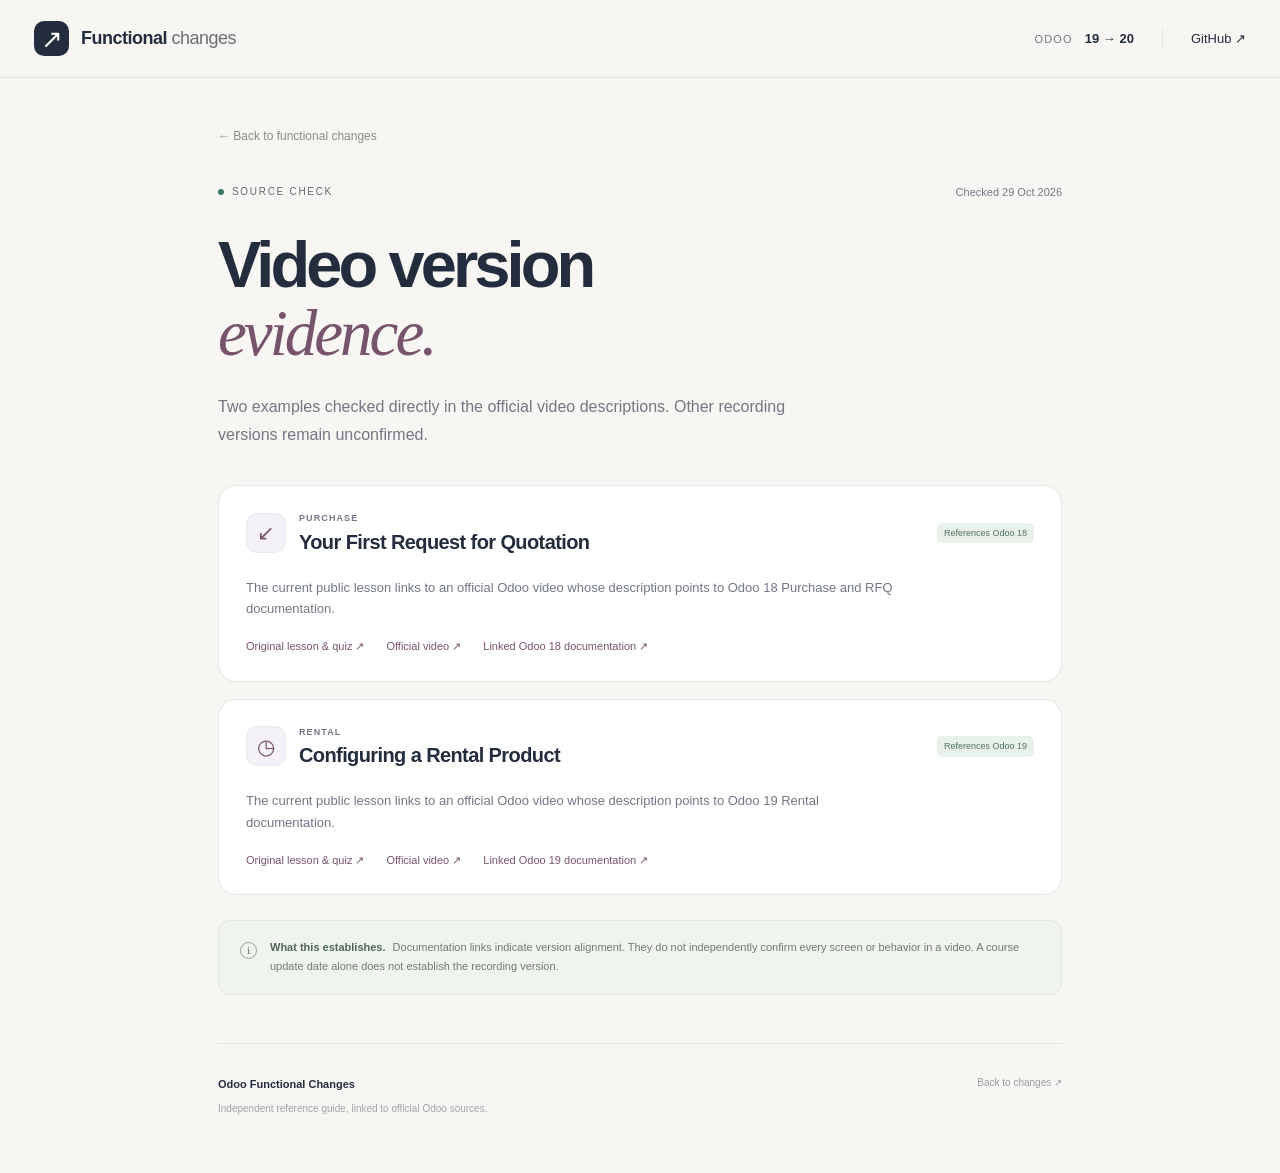
<file: video-versions.html>
<!doctype html><html lang="en"><head><meta charset="utf-8"><meta name="viewport" content="width=device-width,initial-scale=1"><title>Video version evidence · Odoo Functional Changes</title><meta name="description" content="Checked version references from two official Odoo tutorial videos."><link rel="stylesheet" href="styles.css?v=d6a84d1b6be0"></head><body><header class="topbar"><a class="brand" href="./"><span class="brand-mark" aria-hidden="true">↗</span><span>Functional<span class="brand-light"> changes</span></span></a><div class="top-actions"><span class="edition">ODOO <b>19 → 20</b></span><a class="github-link" href="https://github.com/jainiljoshi/odoo-functional-changes">GitHub ↗</a></div></header><main class="evidence-page"><a class="text-link" href="index.html">← Back to functional changes</a><section class="hero"><div class="hero-meta"><span class="release-label"><i></i>SOURCE CHECK</span><span>Checked 29 Oct 2026</span></div><h1>Video version<br><em>evidence.</em></h1><p class="hero-description">Two examples checked directly in the official video descriptions. Other recording versions remain unconfirmed.</p></section><section class="change-card"><div class="card-top"><span class="area-icon">↙</span><div><p class="eyebrow">PURCHASE</p><h2>Your First Request for Quotation</h2></div><span class="version-badge checked">References Odoo 18</span></div><div class="evidence-card-body"><p>The current public lesson links to an official Odoo video whose description points to Odoo 18 Purchase and RFQ documentation.</p><div class="evidence-links"><a href="https://www.odoo.com/slides/slide/purchase-basics-your-first-request-for-quotation-623">Original lesson & quiz ↗</a><a href="https://www.youtube.com/watch?v=LX_kRgiqUj0">Official video ↗</a><a href="https://www.odoo.com/documentation/18.0/applications/inventory_and_mrp/purchase.html">Linked Odoo 18 documentation ↗</a></div></div></section><section class="change-card"><div class="card-top"><span class="area-icon">◷</span><div><p class="eyebrow">RENTAL</p><h2>Configuring a Rental Product</h2></div><span class="version-badge checked">References Odoo 19</span></div><div class="evidence-card-body"><p>The current public lesson links to an official Odoo video whose description points to Odoo 19 Rental documentation.</p><div class="evidence-links"><a href="https://www.odoo.com/slides/slide/configuring-a-rental-product-7314">Original lesson & quiz ↗</a><a href="https://www.youtube.com/watch?v=CE-SahTUC9A">Official video ↗</a><a href="https://www.odoo.com/documentation/19.0/applications/sales/rental.html">Linked Odoo 19 documentation ↗</a></div></div></section><div class="evidence-note"><span class="info-symbol">i</span><p><strong>What this establishes.</strong> Documentation links indicate version alignment. They do not independently confirm every screen or behavior in a video. A course update date alone does not establish the recording version.</p></div><footer><div><strong>Odoo Functional Changes</strong><p>Independent reference guide, linked to official Odoo sources.</p></div><div><a href="index.html">Back to changes ↗</a></div></footer></main></body></html>
</file>
<file: styles.css>
:root{--paper:#f7f6f2;--ink:#242d3d;--muted:#727785;--line:#e4e5e4;--accent:#78536e;--accent-light:#f4eef2;--green:#397a68;--green-bg:#edf5f0;--white:#fff;--radius:18px}*{box-sizing:border-box}html{scroll-behavior:smooth;scroll-padding-top:100px}body{margin:0;background:var(--paper);font:15px/1.65 -apple-system,BlinkMacSystemFont,"Segoe UI",sans-serif;color:var(--ink);-webkit-font-smoothing:antialiased}button,input{font:inherit}button,a,input,summary{-webkit-tap-highlight-color:transparent}button,a,summary{touch-action:manipulation}a{color:inherit;text-decoration:none}button,summary{cursor:pointer}a:focus-visible,button:focus-visible,input:focus-visible,summary:focus-visible{outline:3px solid #9b6a91;outline-offset:4px}button{color:inherit}.skip{position:fixed;left:20px;top:-100px;z-index:100;background:white;padding:10px 20px}.skip:focus{top:10px}.topbar{height:78px;border-bottom:1px solid var(--line);background:rgba(247,246,242,.96);backdrop-filter:blur(18px);position:sticky;top:0;z-index:10;display:flex;align-items:center;justify-content:space-between;padding:0 max(34px,calc((100vw - 1520px)/2));gap:20px}.brand{display:flex;align-items:center;gap:12px;font-size:18px;font-weight:700;letter-spacing:-.5px}.brand-mark{display:grid;place-items:center;width:35px;height:35px;border-radius:10px;background:var(--ink);color:white;font-size:26px;font-weight:400;line-height:1}.brand-light{font-weight:400;color:#6a6e78}.top-actions{display:flex;align-items:center;gap:28px}.edition{font-size:11px;letter-spacing:1.1px;color:var(--muted)}.edition b{font-weight:650;margin-left:8px;color:var(--ink);letter-spacing:0;font-size:13px}.github-link{font-size:13px;border-left:1px solid var(--line);padding-left:28px}.layout{max-width:1520px;padding:0 34px;margin:auto;display:grid;grid-template-columns:228px minmax(0,1fr);gap:62px}.sidebar-inner{position:sticky;top:111px;padding-top:35px}.eyebrow{font-size:10px;font-weight:650;letter-spacing:1.6px;line-height:1.4;margin:0;color:var(--muted)}.sidebar nav{margin:23px 0 34px;display:grid;gap:3px}.index-link{display:flex;align-items:center;gap:12px;font-size:12px;color:#626977;padding:8px 0;border-radius:6px;transition:color .15s,transform .15s}.index-link span{font-variant-numeric:tabular-nums;font-size:10px;color:#a5a8ae;letter-spacing:1px;width:18px}.index-link:hover{color:var(--accent);transform:translateX(3px)}.sidebar-note{border-top:1px solid var(--line);padding:23px 0;display:flex;gap:9px}.note-dot{height:6px;width:6px;flex-shrink:0;border-radius:50%;background:var(--green);margin-top:8px}.sidebar-note strong{font-size:11px;font-weight:600}.sidebar-note p{font-size:11px;color:var(--muted);line-height:1.65;margin:5px 0 0}.sidebar-source{font-size:11px;color:var(--accent)}main{min-width:0;max-width:1120px;padding-bottom:38px}.hero{padding:58px 0 36px}.hero-meta{display:flex;align-items:center;justify-content:space-between;font-size:11px;color:var(--muted)}.release-label{display:flex;align-items:center;gap:8px;font-size:10px;letter-spacing:1.7px;color:#616976}.release-label i,.column-label i{display:inline-block;width:6px;height:6px;background:var(--green);border-radius:50%}h1{font-size:clamp(52px,5.3vw,80px);letter-spacing:-3.9px;line-height:1.055;font-weight:550;margin:30px 0 25px}h1 em{font-family:Georgia,"Times New Roman",serif;font-weight:400;letter-spacing:-3px;color:var(--accent)}.hero-description{max-width:590px;font-size:16px;line-height:1.75;color:#727784;margin:0}.hero-stats{display:flex;margin-top:33px;gap:45px}.hero-stats>div{display:grid;gap:1px;border-left:1px solid #d9dcdd;padding-left:18px}.hero-stats>div:first-child{border:0;padding-left:0}.hero-stats strong{font-size:25px;line-height:1.35;letter-spacing:-.7px;font-weight:600}.hero-stats span{font-size:11px;color:var(--muted)}.evidence-note{display:flex;gap:13px;align-items:flex-start;padding:17px 21px;border:1px solid #e0e6e2;border-radius:12px;background:#f0f4ef}.info-symbol{display:grid;place-items:center;height:17px;width:17px;border:1px solid #8fa598;color:#547461;font-family:Georgia,serif;font-size:11px;line-height:1;border-radius:50%;flex-shrink:0;margin-top:4px}.evidence-note p{font-size:11px;color:#717c71;line-height:1.75;margin:0;max-width:840px}.evidence-note strong{color:#4f6659;font-weight:600;margin-right:4px}.browse{padding-top:43px;margin-bottom:20px}.browse-heading{display:flex;align-items:center;justify-content:space-between;gap:15px}.browse h2{font-size:21px;letter-spacing:-.6px;font-weight:550;margin:0}.browse-heading>span{font-size:11px;color:var(--muted)}.browse-controls{display:flex;gap:18px;align-items:center;justify-content:space-between;margin-top:18px}.filters{display:flex;flex-wrap:wrap;gap:5px}.filters button{border:0;background:transparent;border-radius:7px;padding:8px 11px;line-height:1.4;color:var(--muted);font-size:11px;white-space:nowrap;transition:background .15s,color .15s}.filters button:hover{color:var(--ink);background:#e9e9e5}.filters button.active{background:var(--ink);color:white}.filters button span{margin-left:7px;opacity:.6}.search{display:flex;align-items:center;gap:7px;width:180px;flex-shrink:0;padding:6px 10px;border:1px solid #e1e2de;background:#fafaf7;border-radius:8px}.search>span:first-child{font-size:23px;color:#8e9198;line-height:1}.search input{border:0;background:transparent;width:100%;min-width:0;outline:0!important;font-size:11px;color:var(--ink);padding:3px 0}.search input::placeholder{color:#90949c}.search:focus-within{outline:2px solid #b59eae;outline-offset:2px}.change-card{border:1px solid var(--line);background:white;border-radius:var(--radius);margin:0 0 17px;overflow:hidden;scroll-margin-top:100px;box-shadow:0 2px 4px #222a3402}.card-top{display:flex;align-items:center;gap:13px;padding:26px 27px 23px}.area-icon{width:40px;height:40px;background:#f4f2f6;color:var(--accent);border:1px solid #ebe7ed;border-radius:11px;display:grid;place-items:center;font-size:21px;line-height:1;flex-shrink:0}.card-top .eyebrow{font-size:9px;letter-spacing:1.1px;margin-bottom:5px}.card-top .eyebrow span{color:#c3c4ca;padding:0 5px}.card-top h2{font-size:20px;font-weight:600;letter-spacing:-.6px;line-height:1.2;margin:0}.change-number{margin-left:auto;align-self:flex-start;font-size:11px;font-variant-numeric:tabular-nums;color:#bdc0c5;letter-spacing:1px}.comparison{display:grid;grid-template-columns:1fr 1fr;gap:34px;margin:0 27px 20px}.foundation{padding-right:15px}.updated{border-left:1px solid var(--line);padding-left:28px}.column-label{display:flex;gap:6px;align-items:center;font-size:9px;font-weight:650;letter-spacing:1.2px;color:#9a9da4}.updated .column-label{color:var(--green)}.column-label i{width:5px;height:5px}.comparison p{margin:11px 0 0;font-size:13px;line-height:1.8;color:#6f7580}.updated p{color:#343e4c}.source-row{display:flex;align-items:center;flex-wrap:wrap;gap:8px;margin:0 27px 22px;font-size:10px}.source-row>span{color:#a0a4ac;margin-right:2px}.source-pill{border:1px solid #e4e6e7;border-radius:5px;padding:3px 8px;color:#6f7781;line-height:1.5;background:#fcfcfc}.source-pill:hover{border-color:#b9a1b2;color:var(--accent)}details{border-top:1px solid #edefed;background:#fcfcfa}summary{list-style:none;display:flex;align-items:center;padding:15px 27px;font-size:11px;font-weight:550;gap:12px;color:#727884}summary::-webkit-details-marker{display:none}.detail-count{font-size:10px;color:#a1a5aa;font-weight:400}.plus{margin-left:auto;font-size:18px;color:#8d929d;font-weight:400;line-height:1;transition:transform .15s}details[open] .plus{transform:rotate(45deg)}.detail-content{padding:0 27px 26px}.detail-content h3{font-size:11px;letter-spacing:.1px;font-weight:500;color:#858b95;margin:6px 0 8px}.lesson-list{padding:0;margin:0 0 21px;list-style:none}.lesson-list li{padding:12px 0;border-bottom:1px solid #e8eae7;display:flex;align-items:flex-start;justify-content:space-between;gap:15px}.lesson-link{font-size:12px;color:#596775}.lesson-link:hover{color:var(--accent)}.lesson-link>span{color:#9fa5ae;margin-left:5px}.lesson-list small{font-size:10px;color:#a0a4ac;display:block;margin-top:3px}.lesson-meta{display:grid;justify-items:end;gap:5px;flex-shrink:0}.version-badge{font-size:9px;padding:3px 7px;border-radius:5px;line-height:1.6;white-space:nowrap}.version-badge.checked{background:#e8f1ea;color:#52745d}.version-badge.unknown{background:#f4f0e8;color:#9b8357}.text-link{font-size:9px;color:#839085}.practice-box{display:grid;grid-template-columns:1fr auto;gap:12px 22px;background:#f0f2f5;border-radius:10px;padding:19px 20px}.practice-box .eyebrow{font-size:9px;letter-spacing:1.1px;color:#8b93a0}.practice-box p{font-size:12px;line-height:1.8;color:#626d7d;margin:9px 0 0}.runbot-link{font-size:10px;padding:7px 11px;border:1px solid #d5dae1;border-radius:6px;background:white;white-space:nowrap;height:fit-content;color:#586373;margin-top:1px}.practice-box>small{grid-column:1/-1;font-size:10px;color:#9aa1ab;line-height:1.7}.practice-box>small strong{font-weight:600;color:#7f8793}.practice-box>small>span{color:#9b8357;margin-left:5px}.reference-panel{margin:55px 0 0;border-radius:20px;border:1px solid #dedbe2;background:#efedf2;padding:35px 38px;display:grid;grid-template-columns:1fr 240px;gap:50px}.reference-panel .eyebrow{color:#9c8c9d;font-size:9px}.reference-panel h2{font-size:27px;line-height:1.2;letter-spacing:-.8px;font-weight:550;margin:14px 0 17px}.reference-panel p{font-size:12px;color:#8c8693;max-width:460px;line-height:1.9}.reference-link{display:flex;justify-content:space-between;align-items:center;width:235px;font-size:11px;color:var(--accent);margin-top:20px}.reference-versions{display:grid;grid-template-columns:1fr 1fr;gap:10px;align-content:center}.reference-versions>div{border:1px solid #ddd7e2;border-radius:12px;padding:16px 14px;background:#f5f3f7}.reference-versions span{font-size:9px;display:block;color:#8e8394}.reference-versions b{font-family:Georgia,serif;font-size:45px;line-height:1.6;font-weight:400;color:#816c88}.reference-versions small{display:block;font-size:9px;line-height:1.8;color:#a197a7}footer{margin-top:48px;padding:27px 0 0;border-top:1px solid var(--line);display:flex;justify-content:space-between;gap:60px}footer strong{font-size:11px;font-weight:600}footer p{font-size:10px;color:#a0a4aa;line-height:1.8;max-width:400px;margin-top:5px}footer>div:last-child{display:flex;flex-wrap:wrap;gap:12px 20px;align-content:flex-start;padding-top:4px}footer a{font-size:10px;color:#979da6;white-space:nowrap}footer a:hover{color:var(--accent)}#empty{padding:55px 20px;text-align:center;border:1px dashed #d5d5d2;border-radius:15px;background:#fff8}#empty h2{font-size:20px}#empty p{color:var(--muted);font-size:13px}#clear-filters{padding:8px 15px;border:1px solid var(--line);border-radius:7px;background:white;font-size:12px}.sr-only{position:absolute;width:1px;height:1px;padding:0;margin:-1px;overflow:hidden;clip:rect(0,0,0,0);white-space:nowrap;border:0}[hidden]{display:none!important}@media(min-width:1700px){.layout{gap:85px}.hero{padding-top:68px}.card-top h2{font-size:22px}.comparison p{font-size:14px}}@media(max-width:1100px){.layout{grid-template-columns:190px minmax(0,1fr);gap:32px;padding:0 25px}.topbar{padding:0 25px}.index-link{font-size:11px}.hero h1{font-size:64px}.browse-controls{flex-wrap:wrap}.search{width:100%}.reference-panel{grid-template-columns:1fr 190px;gap:25px;padding:28px}.lesson-list li{flex-wrap:wrap}.lesson-meta{display:flex;align-items:center;justify-items:start;gap:10px}.hero-stats{gap:28px}.practice-box{grid-template-columns:1fr}.practice-box>small{grid-column:1}.runbot-link{width:fit-content}}@media(max-width:780px){.topbar{height:66px;padding:0 22px}.brand{font-size:16px}.brand-mark{width:30px;height:30px;font-size:22px}.top-actions{gap:15px}.github-link{padding-left:15px;font-size:11px}.edition{font-size:9px}.edition b{font-size:11px;margin-left:5px}.sidebar{display:none}.layout{display:block;padding:0 23px}.hero{padding-top:34px}.hero-meta{font-size:10px}.release-label{font-size:8px;letter-spacing:1.2px}.hero h1{font-size:64px}.hero-description{font-size:15px}.hero-stats{gap:30px;margin-top:28px}.hero-stats strong{font-size:23px}.hero-stats span{font-size:10px}.evidence-note{padding:15px}.browse{padding-top:31px}.browse h2{font-size:20px}.filters{gap:3px}.filters button{padding:8px 10px}.browse-controls{gap:12px}.search{padding:8px 12px}.card-top{padding:22px 21px 20px}.card-top h2{font-size:19px}.comparison{margin:0 21px 19px;gap:20px}.updated{padding-left:20px}.source-row{margin:0 21px 20px}.comparison p{font-size:12px}summary{padding:14px 21px}.detail-content{padding:0 21px 21px}.reference-panel{grid-template-columns:1fr;gap:24px;margin-top:33px;padding:26px}.reference-versions{max-width:300px}.reference-versions>div{padding:15px 20px}.reference-panel h2{font-size:27px}.reference-versions b{line-height:1.4}.reference-versions small{max-width:120px}footer{gap:18px;display:block}footer>div:last-child{margin-top:16px}}@media(max-width:430px){.topbar{padding:0 16px}.github-link{display:none}.layout{padding:0 16px}.hero h1{font-size:55px;letter-spacing:-2.8px}.hero h1 em{letter-spacing:-2px}.hero-meta>span:last-child{font-size:9px}.hero-description{font-size:14px}.hero-stats{gap:19px}.hero-stats>div{padding-left:13px}.hero-stats span{font-size:9px}.hero-stats strong{font-size:23px}.comparison{grid-template-columns:1fr;gap:18px}.foundation{padding:0}.updated{padding:16px 0 0;border-left:0;border-top:1px solid var(--line)}.comparison p{margin-top:8px}.card-top .eyebrow{font-size:8px;letter-spacing:.7px}.card-top h2{font-size:18px}.area-icon{height:35px;width:35px;font-size:19px}.change-number{font-size:10px}.filters button{font-size:10px;padding:8px 9px}.hero-stats{justify-content:space-between}.evidence-note p{font-size:10px}.lesson-meta{flex-wrap:wrap}.practice-box{padding:16px}.reference-panel{padding:23px}}
.evidence-page{max-width:900px;margin:0 auto;padding:45px 28px}.evidence-page>.text-link{font-size:12px}.evidence-page .hero{padding-top:35px}.evidence-page h1{font-size:65px}.evidence-page .card-top>.version-badge{margin-left:auto}.evidence-card-body{padding:0 27px 25px}.evidence-card-body>p{font-size:13px;color:var(--muted);max-width:650px;margin-top:0}.evidence-links{display:flex;flex-wrap:wrap;gap:10px 22px;margin-top:18px}.evidence-links a{font-size:11px;color:var(--accent)}.evidence-page>.evidence-note{margin-top:25px}@media(max-width:550px){.evidence-page{padding:28px 16px}.evidence-page h1{font-size:53px}.evidence-page .card-top{flex-wrap:wrap}.evidence-page .card-top>.version-badge{margin-left:48px}.evidence-page .card-top h2{font-size:17px}.evidence-card-body{padding:0 21px 23px}}
.change-description{margin:0 27px 22px;padding-top:20px;border-top:1px solid #eceeec}.description-label{font-size:9px;font-weight:600;letter-spacing:1.35px;color:#98929c}.change-description h3{font-size:17px;font-weight:550;letter-spacing:-.3px;line-height:1.45;margin:9px 0 11px;color:#454051}.change-description p{font-size:14px;line-height:1.85;color:#626a78;max-width:84ch;margin:0 0 11px}.change-description p:last-child{margin-bottom:0;color:#7d828c}@media(max-width:780px){.change-description{margin:0 21px 21px;padding-top:17px}.change-description h3{font-size:16px}.change-description p{font-size:13px;line-height:1.85}}
</file>
